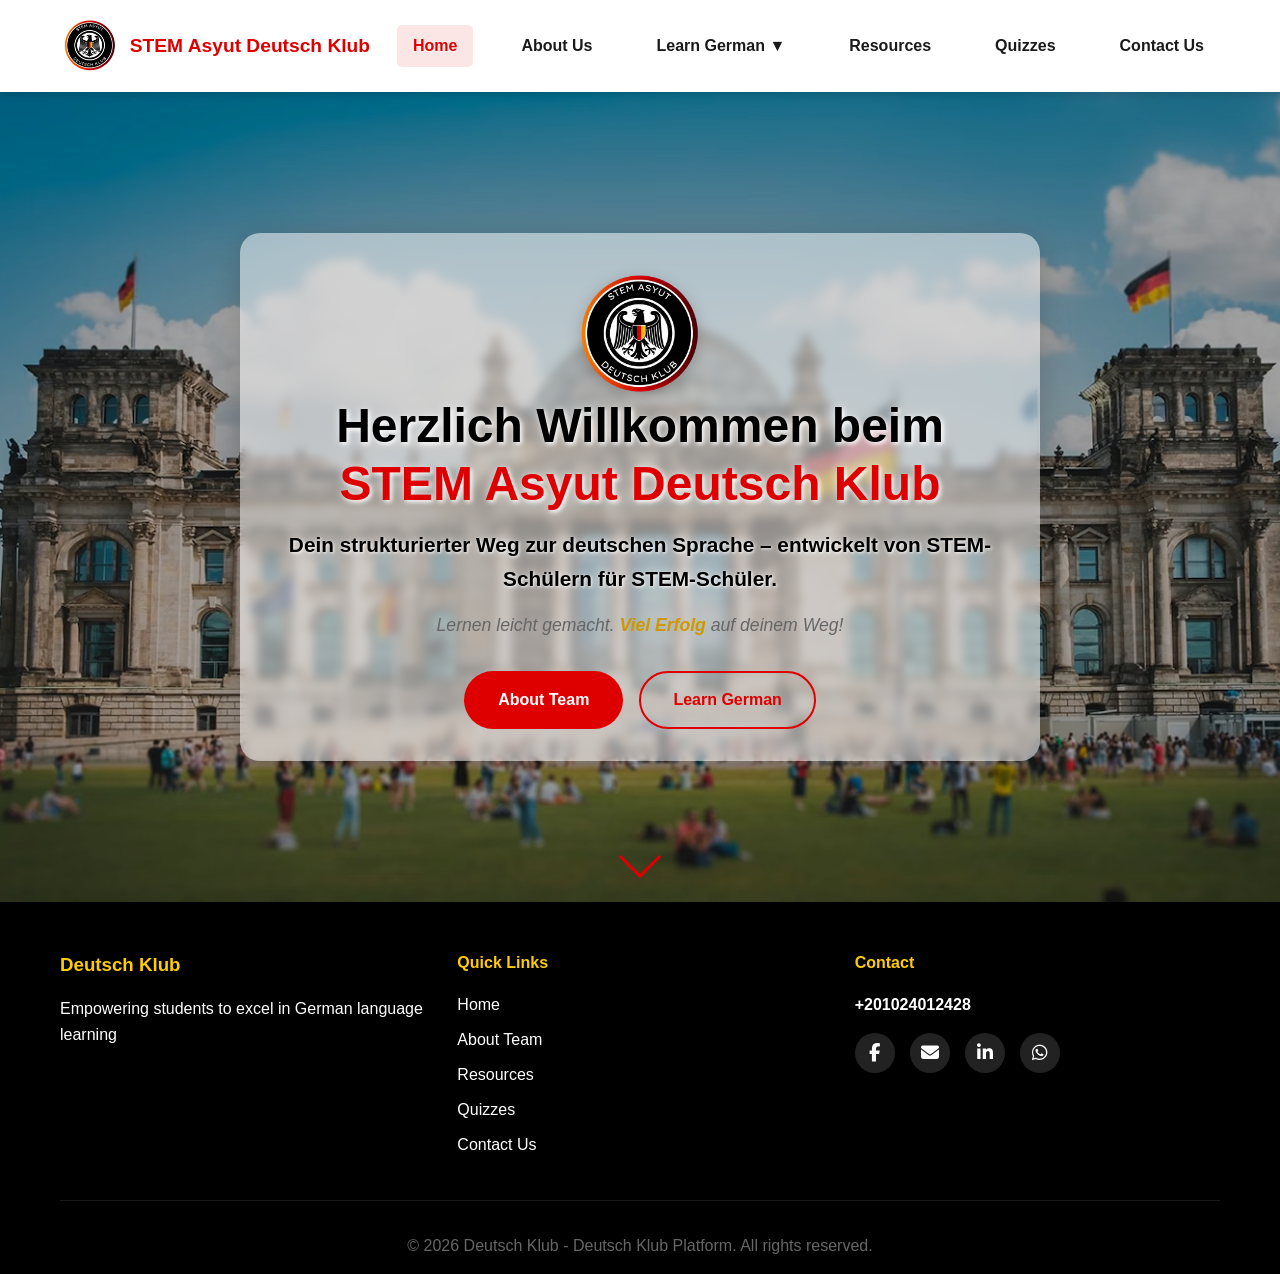
<file: index.html>
<!DOCTYPE html>
<html lang="en">
<head>
    <meta charset="UTF-8">
    <meta name="viewport" content="width=device-width, initial-scale=1.0">
    <title>Deutsch Klub - Deutsch Klub Platform</title>
    <link rel="stylesheet" href="css/style.css">
    <link rel="icon" type="image/png" href="images/Logo.png">
    <link rel="stylesheet" href="https://cdnjs.cloudflare.com/ajax/libs/font-awesome/6.5.0/css/all.min.css">

</head>
<body>
    <!-- Navigation Bar -->
    <nav class="navbar">
        <div class="nav-container">
            <div class="nav-logo">
                <img src="images/Logo.png" alt="Deutsch Klub Logo" class="logo-img">
                <span class="logo-text">STEM Asyut Deutsch Klub</span>
            </div>
            <ul class="nav-menu" id="navMenu">
                <li class="nav-item">
                    <a href="index.html" class="nav-link active">Home</a>
                </li>
                <li class="nav-item">
                    <a href="pages/about.html" class="nav-link">About Us</a>
                </li>
                <li class="nav-item dropdown">
                    <a href="#" class="nav-link dropdown-toggle">Learn German ▼</a>
                    <ul class="dropdown-menu">
                        <li class="dropdown-item"><a class="dropdown-toggle-sub" href="pages/Materials.html">Materials</a></li>
                        <li class="dropdown-item">
                            <a href="#" class="dropdown-toggle-sub">G10 ▼</a>
                            <ul class="dropdown-submenu">
                                <li class="dropdown-item">
                                    <a href="pages/curriculum/g10/semester1/lektionen.html" class="dropdown-toggle-sub">Semester 1</a>
                                </li>
                                <li class="dropdown-item">
                                    <a href="pages/curriculum/g10/semester2/lektionen.html" class="dropdown-toggle-sub">Semester 2</a>
                                    
                                </li>
                            </ul>
                        </li>
                        <li class="dropdown-item">
                            <a href="#" class="dropdown-toggle-sub">G11 ▼</a>
                            <ul class="dropdown-submenu">
                                <li class="dropdown-item">
                                    <a href="pages/curriculum/g11/semester1/lektionen.html" class="dropdown-toggle-sub">Semester 1</a>
                                    
                                </li>
                                <li class="dropdown-item">
                                    <a href="pages/curriculum/g11/semester2/lektionen.html" class="dropdown-toggle-sub">Semester 2</a>
                                    
                                </li>
                            </ul>
                        </li>
                    </ul>
                </li>
                <li class="nav-item">
                    <a href="pages/resources.html" class="nav-link">Resources</a>
                </li>
                <li class="nav-item">
                    <a href="pages/test-banks.html" class="nav-link">Quizzes</a>
                </li>
                <li class="nav-item">
                    <a href="pages/contact.html" class="nav-link">Contact Us</a>
                </li>
            </ul>
            <div class="hamburger" id="hamburger">
                <span></span>
                <span></span>
                <span></span>
            </div>
        </div>
    </nav>

    <!-- Hero Section -->
    <section class="hero" id="hero">
        <div class="hero-background">
            <img src="images/Bg.png" alt="Background" class="bg-image">
            <div class="overlay"></div>
        </div>
        <div class="hero-content" >
            <div class="hero-logo">
                <img src="images/Logo.png" alt="Deutsch Klub Logo" class="hero-logo-img">
            </div>
            <!-- Herzlich Willkommen beim STEM Asyut Deutsch Klub -->
            <h1 class="hero-title">
                Herzlich Willkommen beim <span class="highlight">STEM Asyut Deutsch Klub</span> 
            </h1>
            <!-- Dein strukturierter Weg zur deutschen Sprache – entwickelt von STEM-Schülern für STEM-Schüler. -->
            <p class="hero-subtitle">
                Dein strukturierter Weg zur <strong>deutschen Sprache</strong> – entwickelt von STEM-Schülern für STEM-Schüler.
            </p> 
            <!-- Lernen leicht gemacht. Viel Erfolg auf deinem Weg! -->
            <p class="hero-message">
                Lernen leicht gemacht. <span class="gold-text">Viel Erfolg</span> auf deinem Weg!
            </p>
            <div class="hero-buttons">
                <a href="pages/about.html" class="btn btn-primary">About Team</a>
                <a href="pages/resources.html" class="btn btn-secondary">Learn German</a>
            </div>
        </div>
        <div class="scroll-indicator">
            <div class="scroll-arrow"></div>
        </div>
    </section>

    
    <!-- Footer -->
    <footer class="footer">
    <div class="container">
        <div class="footer-content">

            <!-- About -->
            <div class="footer-section">
                <h3>Deutsch Klub</h3>
                <p>Empowering students to excel in German language learning</p>
            </div>

            <!-- Quick Links -->
            <div class="footer-section">
                <h4>Quick Links</h4>
                <ul>
                    <li><a href="#">Home</a></li>
                    <li><a href="pages/about.html">About Team</a></li>
                    <li><a href="pages/resources.html">Resources</a></li>
                    <li><a href="pages/test-banks.html">Quizzes</a></li>
                    <li><a href="pages/contact.html">Contact Us</a></li>
                </ul>
            </div>

            <!-- Contact -->
            <div class="footer-section">
                <h4>Contact</h4>
                <p class="contact-number">+201024012428</p>

                <div class="social-icons">
                    <a href="https://www.facebook.com/profile.php?id=61564110370482" target="_blank">
                        <i class="fab fa-facebook-f"></i>
                    </a>

                    <a href="mailto:stemasyutdeutschklub@gmail.com" target="_blank">
                        <i class="fas fa-envelope"></i>
                    </a>

                    <a href="https://www.linkedin.com/company/stem-asyut-deutsch-klub/" target="_blank">
                        <i class="fab fa-linkedin-in"></i>
                    </a>

                    <a href="https://whatsapp.com/channel/0029VbBIB41ISTkC7JuaUb1q" target="_blank">
                        <i class="fab fa-whatsapp"></i>
                    </a>
                </div>
            </div>

        </div>

        <div class="footer-bottom">
            <p>&copy; 2026 Deutsch Klub - Deutsch Klub Platform. All rights reserved.</p>
        </div>
    </div>
</footer>


    <script src="js/main.js"></script>
</body>
</html>
</file>
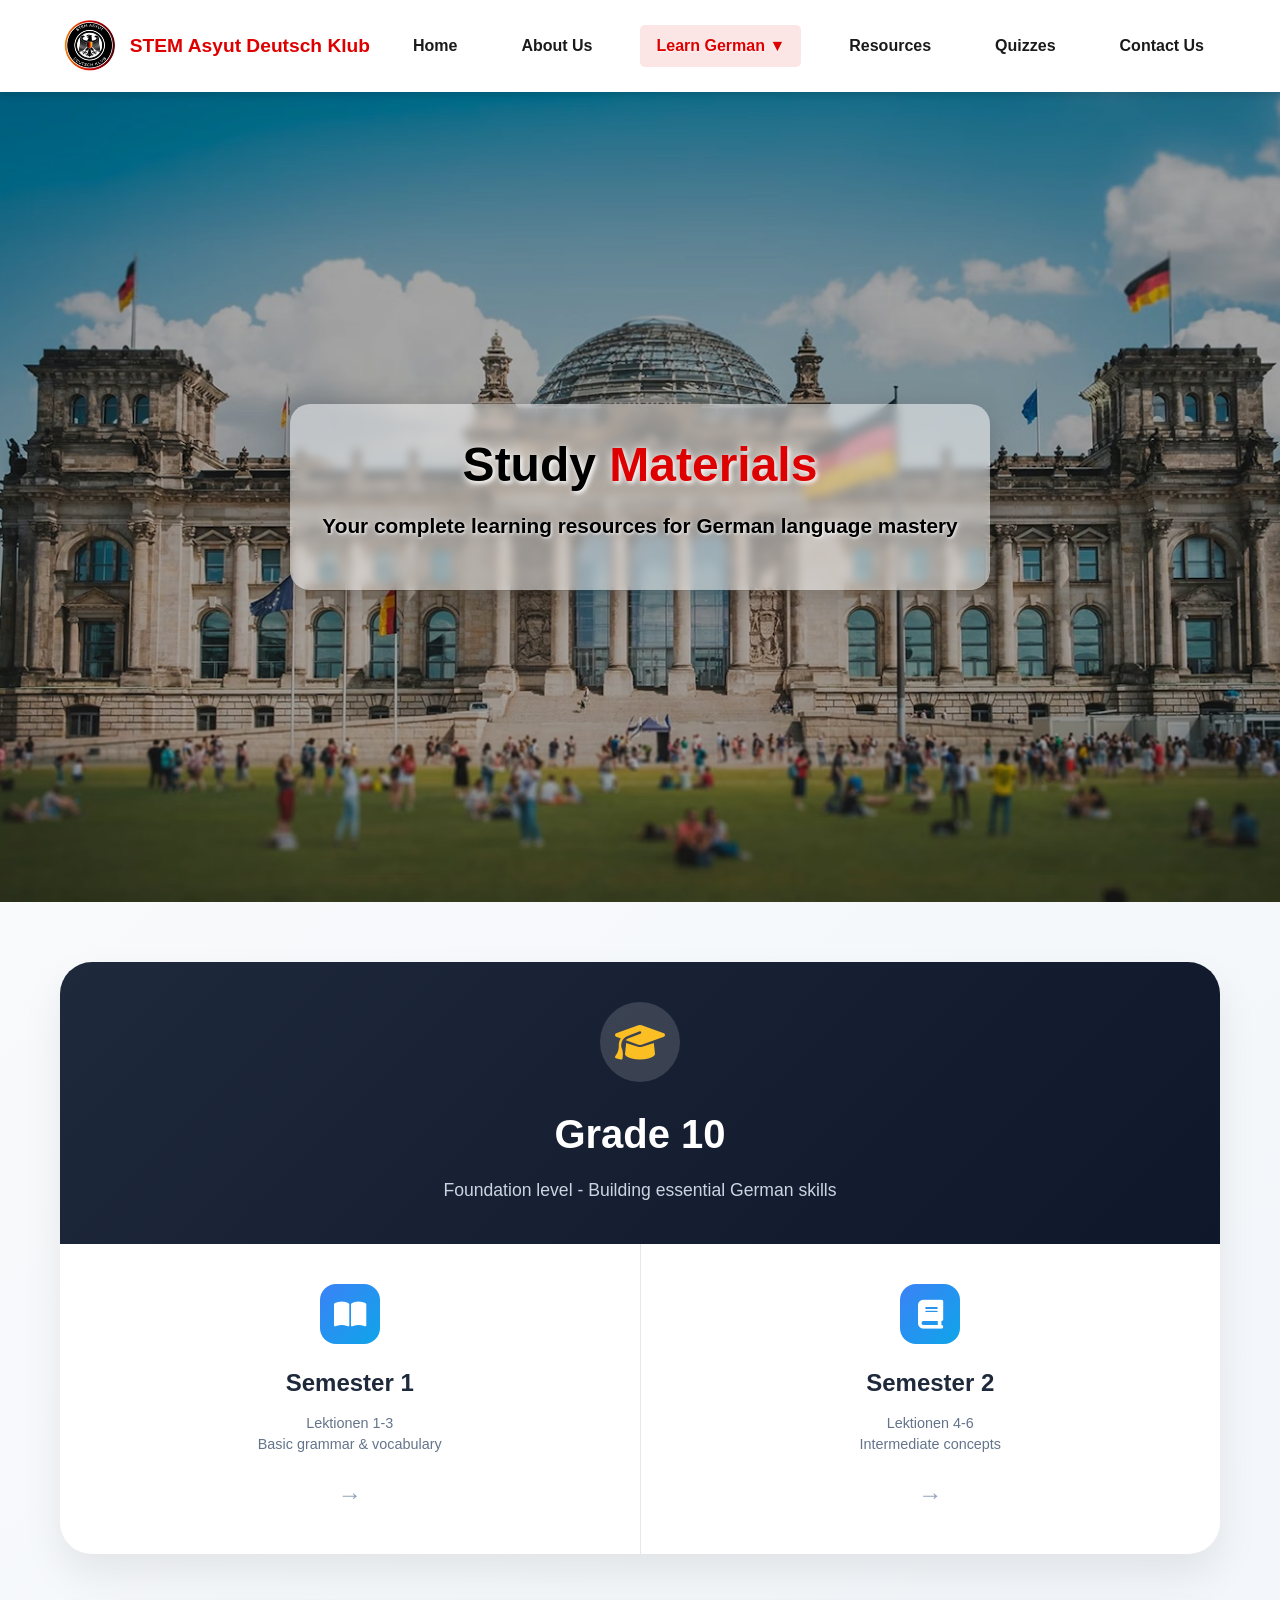
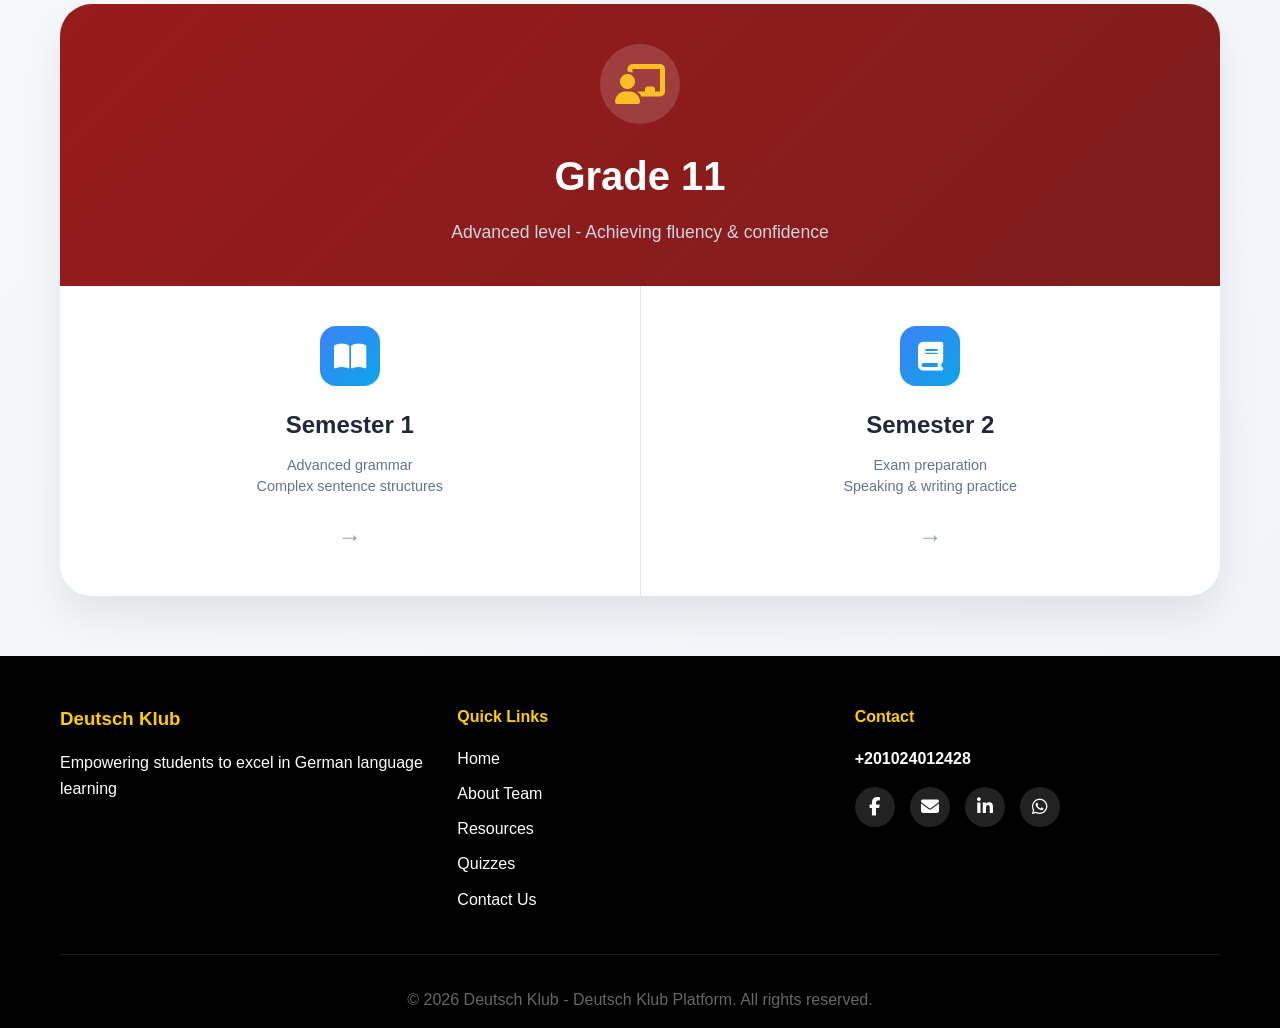
<file: pages/Materials.html>
<!DOCTYPE html>
<html lang="en">
<head>
    <meta charset="UTF-8">
    <meta name="viewport" content="width=device-width, initial-scale=1.0">
    <title>Materials - Deutsch Klub</title>
    <link rel="icon" type="image/png" href="../images/Logo.png">
    <link rel="stylesheet" href="../css/style.css">
    <link rel="stylesheet" href="../css/materials.css">
    <link rel="stylesheet" href="https://cdnjs.cloudflare.com/ajax/libs/font-awesome/6.5.0/css/all.min.css">
</head>
<body>
    <!-- Navbar -->
    <nav class="navbar">
        <div class="nav-container">
            <div class="nav-logo">
                <img src="../images/Logo.png" alt="Deutsch Klub Logo" class="logo-img">
                <span class="logo-text">STEM Asyut Deutsch Klub</span>
            </div>
            <ul class="nav-menu" id="navMenu">
                <li class="nav-item"><a href="../index.html" class="nav-link">Home</a></li>
                <li class="nav-item"><a href="about.html" class="nav-link">About Us</a></li>
                <li class="nav-item dropdown">
                    <a href="#" class="nav-link dropdown-toggle active">Learn German ▼</a>
                    <ul class="dropdown-menu">
                        <li class="dropdown-item"><a href="Materials.html" class="dropdown-toggle-sub active">Materials</a></li>
                        <li class="dropdown-item">
                            <a href="#" class="dropdown-toggle-sub">G10 ▼</a>
                            <ul class="dropdown-submenu">
                                <li class="dropdown-item"><a href="curriculum/g10/semester1/lektionen.html">Semester 1</a></li>
                                <li class="dropdown-item"><a href="curriculum/g10/semester2/lektionen.html">Semester 2</a></li>
                            </ul>
                        </li>
                        <li class="dropdown-item">
                            <a href="#" class="dropdown-toggle-sub">G11 ▼</a>
                            <ul class="dropdown-submenu">
                                <li class="dropdown-item"><a href="curriculum/g11/semester1/lektionen.html">Semester 1</a></li>
                                <li class="dropdown-item"><a href="curriculum/g11/semester2/lektionen.html">Semester 2</a></li>
                            </ul>
                        </li>
                    </ul>
                </li>
                <li class="nav-item"><a href="resources.html" class="nav-link">Resources</a></li>
                <li class="nav-item"><a href="test-banks.html" class="nav-link">Quizzes</a></li>
                <li class="nav-item"><a href="contact.html" class="nav-link">Contact Us</a></li>
            </ul>
            <div class="hamburger" id="hamburger">
                <span></span><span></span><span></span>
            </div>
        </div>
    </nav>

    <!-- Hero Section -->
    <section class="hero">
        <div class="hero-background">
            <img src="../images/Bg.png" alt="Background" class="bg-image">
            <div class="overlay"></div>
        </div>
        <div class="hero-content">
            <h1 class="hero-title">Study <span class="highlight">Materials</span></h1>
            <p class="hero-subtitle">Your complete learning resources for German language mastery</p>
        </div>
    </section>

    <!-- Materials Grid Section -->
    <section class="materials-section">
        <div class="materials-container">
            
            <!-- Grade 10 Card -->
            <div class="grade-card grade-10">
                <div class="grade-header">
                    <div class="grade-icon">
                        <i class="fas fa-graduation-cap"></i>
                    </div>
                    <h2 class="grade-title">Grade 10</h2>
                    <p class="grade-description">Foundation level - Building essential German skills</p>
                </div>
                <div class="semester-grid">
                    <a href="curriculum/g10/semester1/lektionen.html" class="semester-card">
                        <div class="semester-icon">
                            <i class="fas fa-book-open"></i>
                        </div>
                        <h3>Semester 1</h3>
                        <p>Lektionen 1-3<br>Basic grammar & vocabulary</p>
                        <span class="arrow-btn">→</span>
                    </a>
                    <a href="curriculum/g10/semester2/lektionen.html" class="semester-card">
                        <div class="semester-icon">
                            <i class="fas fa-book"></i>
                        </div>
                        <h3>Semester 2</h3>
                        <p>Lektionen 4-6<br>Intermediate concepts</p>
                        <span class="arrow-btn">→</span>
                    </a>
                </div>
            </div>

            <!-- Grade 11 Card -->
            <div class="grade-card grade-11">
                <div class="grade-header">
                    <div class="grade-icon">
                        <i class="fas fa-chalkboard-user"></i>
                    </div>
                    <h2 class="grade-title">Grade 11</h2>
                    <p class="grade-description">Advanced level - Achieving fluency & confidence</p>
                </div>
                <div class="semester-grid">
                    <a href="curriculum/g11/semester1/lektionen.html" class="semester-card">
                        <div class="semester-icon">
                            <i class="fas fa-book-open"></i>
                        </div>
                        <h3>Semester 1</h3>
                        <p>Advanced grammar<br>Complex sentence structures</p>
                        <span class="arrow-btn">→</span>
                    </a>
                    <a href="curriculum/g11/semester2/lektionen.html" class="semester-card">
                        <div class="semester-icon">
                            <i class="fas fa-book"></i>
                        </div>
                        <h3>Semester 2</h3>
                        <p>Exam preparation<br>Speaking & writing practice</p>
                        <span class="arrow-btn">→</span>
                    </a>
                </div>
            </div>

            <!-- Extras Section
            <div class="extras-card">
                <div class="extras-header">
                    <div class="extras-icon">
                        <i class="fas fa-layer-group"></i>
                    </div>
                    <h2>Additional Resources</h2>
                    <p>Complementary materials for all levels</p>
                </div>
                <div class="extras-grid">
                    <a href="test-banks.html" class="extra-link">
                        <i class="fas fa-question-circle"></i>
                        <span>Test Banks</span>
                        <i class="fas fa-chevron-right"></i>
                    </a>
                    <a href="resources.html" class="extra-link">
                        <i class="fas fa-external-link-alt"></i>
                        <span>External Resources</span>
                        <i class="fas fa-chevron-right"></i>
                    </a>
                    <a href="#" class="extra-link">
                        <i class="fas fa-file-alt"></i>
                        <span>Study Guides</span>
                        <i class="fas fa-chevron-right"></i>
                    </a>
                    <a href="#" class="extra-link">
                        <i class="fas fa-history"></i>
                        <span>Old Exams</span>
                        <i class="fas fa-chevron-right"></i>
                    </a>
                </div>
            </div> -->

        </div>
    </section>

    <!-- Footer -->
    <footer class="footer">
        <div class="container">
            <div class="footer-content">
                <div class="footer-section">
                    <h3>Deutsch Klub</h3>
                    <p>Empowering students to excel in German language learning</p>
                </div>
                <div class="footer-section">
                    <h4>Quick Links</h4>
                    <ul>
                        <li><a href="../index.html">Home</a></li>
                        <li><a href="about.html">About Team</a></li>
                        <li><a href="resources.html">Resources</a></li>
                        <li><a href="test-banks.html">Quizzes</a></li>
                        <li><a href="contact.html">Contact Us</a></li>
                    </ul>
                </div>
                <div class="footer-section">
                    <h4>Contact</h4>
                    <p class="contact-number">+201024012428</p>
                    <div class="social-icons">
                        <a href="https://www.facebook.com/profile.php?id=61564110370482" target="_blank"><i class="fab fa-facebook-f"></i></a>
                        <a href="mailto:stemasyutdeutschklub@gmail.com" target="_blank"><i class="fas fa-envelope"></i></a>
                        <a href="https://www.linkedin.com/company/stem-asyut-deutsch-klub/" target="_blank"><i class="fab fa-linkedin-in"></i></a>
                        <a href="https://whatsapp.com/channel/0029VbBIB41ISTkC7JuaUb1q" target="_blank"><i class="fab fa-whatsapp"></i></a>
                    </div>
                </div>
            </div>
            <div class="footer-bottom">
                <p>&copy; 2026 Deutsch Klub - Deutsch Klub Platform. All rights reserved.</p>
            </div>
        </div>
    </footer>

    <script src="../js/main.js"></script>
    <script src="../js/materials.js"></script>
</body>
</html>
</file>
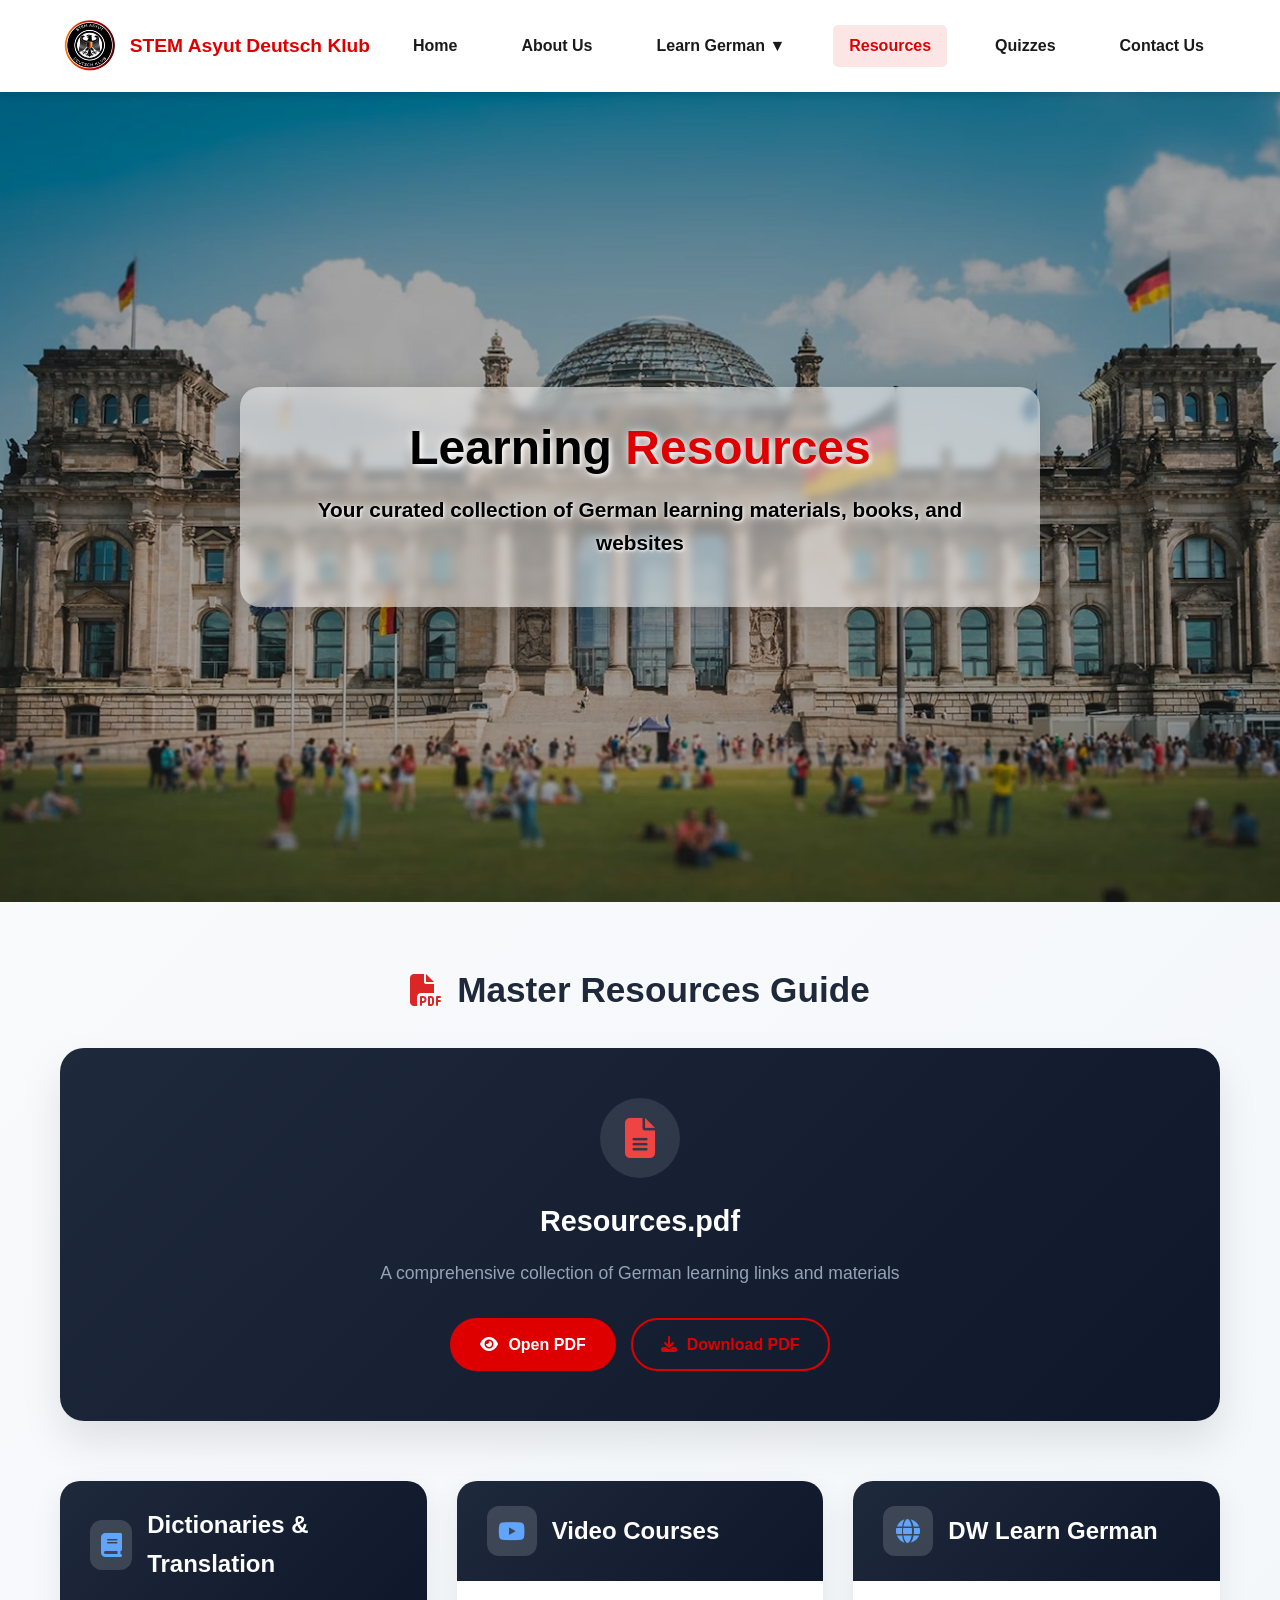
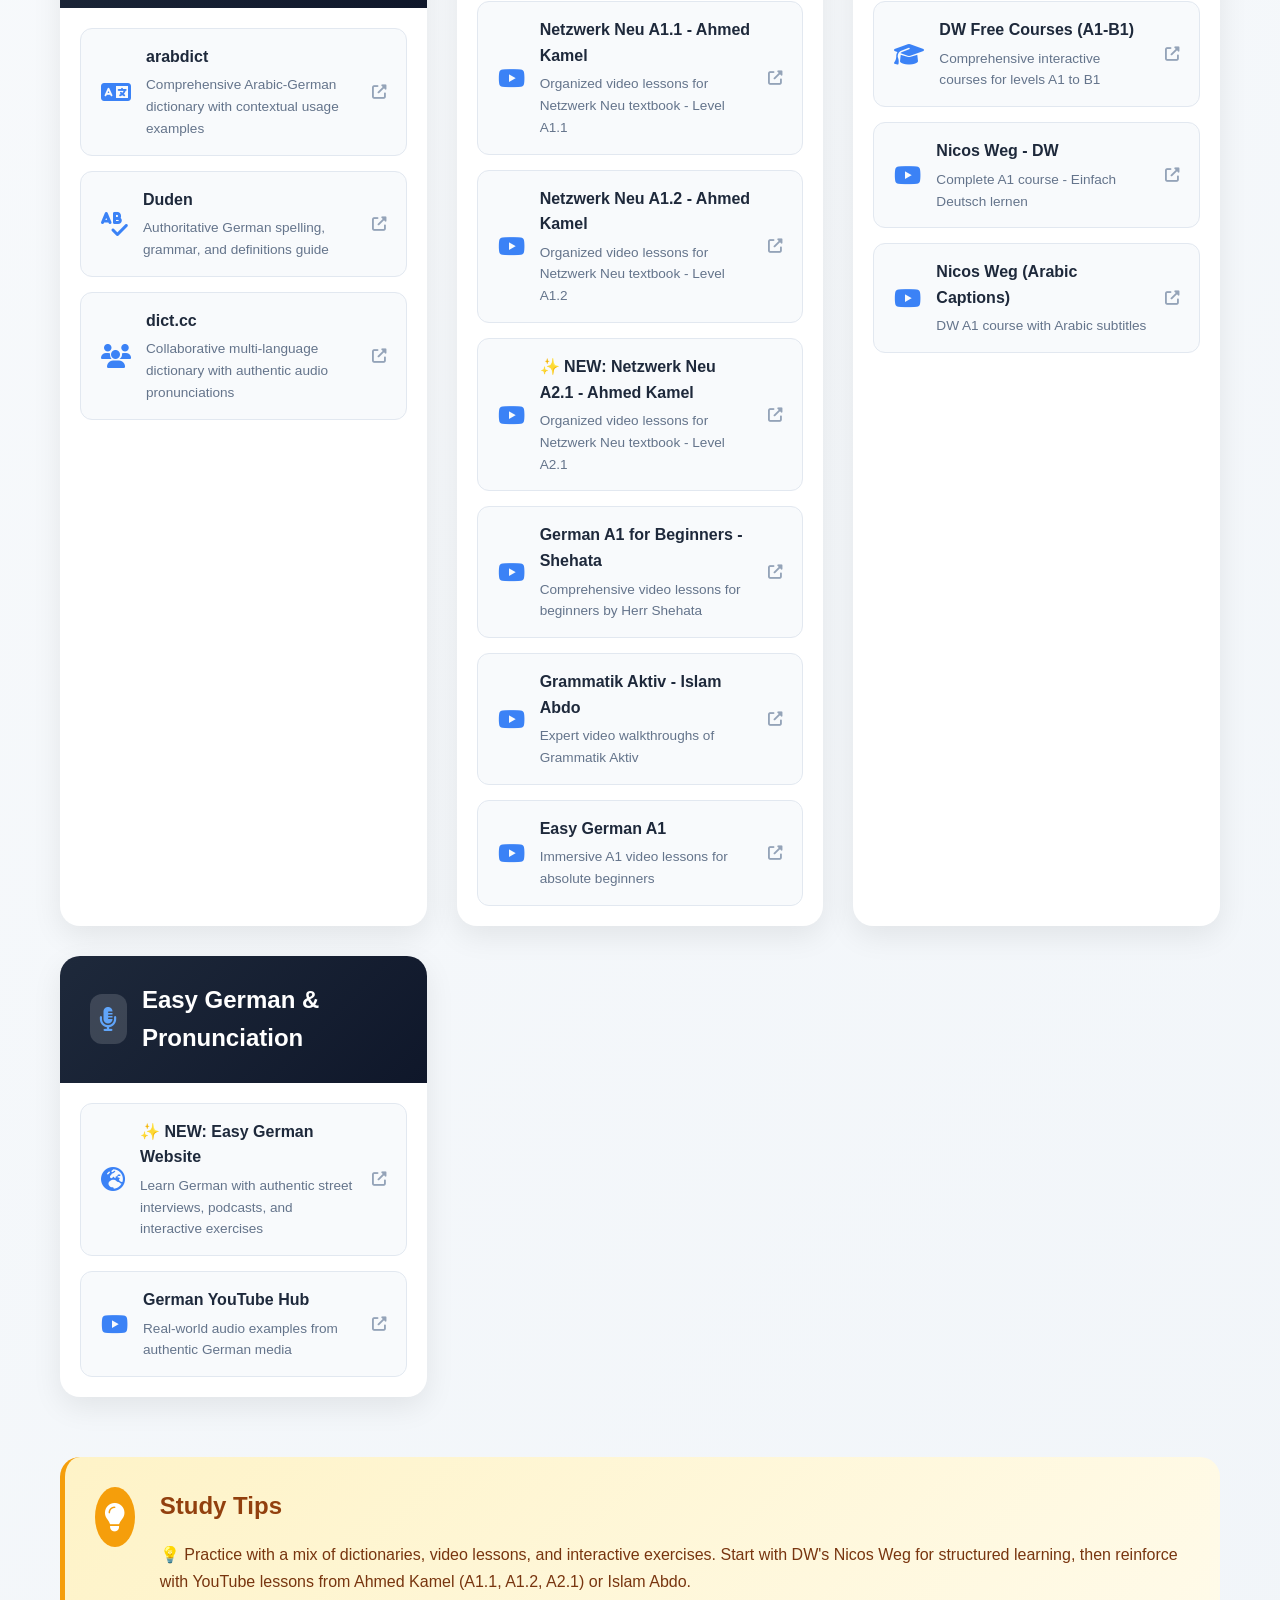
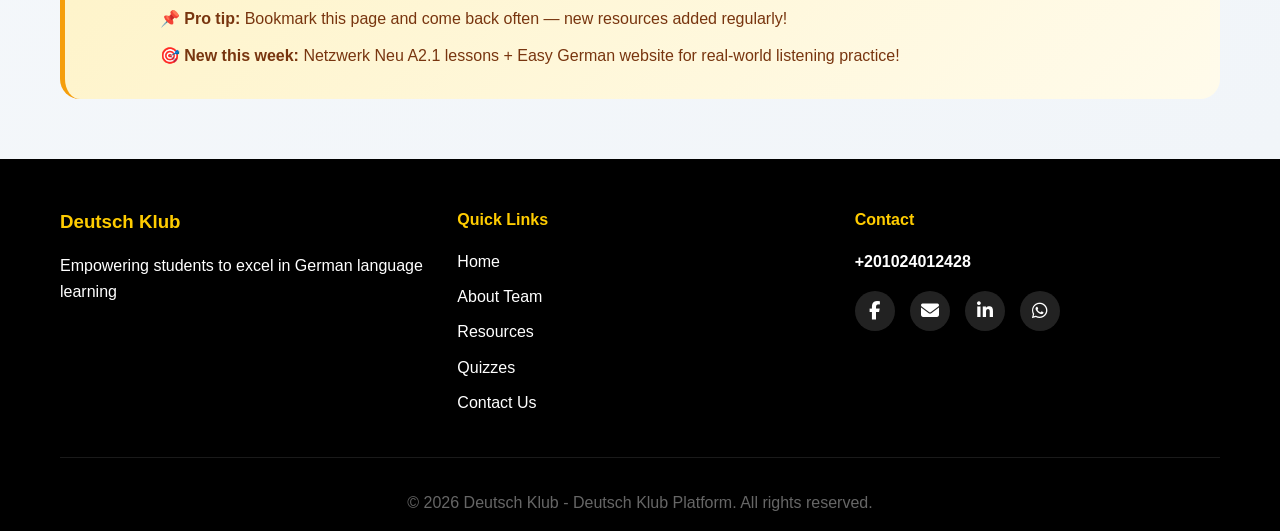
<file: pages/resources.html>
<!DOCTYPE html>
<html lang="en">
<head>
    <meta charset="UTF-8">
    <meta name="viewport" content="width=device-width, initial-scale=1.0">
    <title>Resources - Deutsch Klub</title>
    <link rel="stylesheet" href="../css/style.css">
    <link rel="stylesheet" href="../css/resources.css">
    <link rel="icon" type="image/png" href="../images/Logo.png">
    <link rel="stylesheet" href="https://cdnjs.cloudflare.com/ajax/libs/font-awesome/6.5.0/css/all.min.css">
</head>
<body>
    <!-- Navbar -->
    <nav class="navbar">
        <div class="nav-container">
            <div class="nav-logo">
                <img src="../images/Logo.png" alt="Deutsch Klub Logo" class="logo-img">
                <span class="logo-text">STEM Asyut Deutsch Klub</span>
            </div>
            <ul class="nav-menu" id="navMenu">
                <li class="nav-item"><a href="../index.html" class="nav-link">Home</a></li>
                <li class="nav-item"><a href="about.html" class="nav-link">About Us</a></li>
                <li class="nav-item dropdown">
                    <a href="#" class="nav-link dropdown-toggle">Learn German ▼</a>
                    <ul class="dropdown-menu">
                        <li class="dropdown-item"><a href="Materials.html" class="dropdown-toggle-sub">Materials</a></li>
                        <li class="dropdown-item">
                            <a href="#" class="dropdown-toggle-sub">G10 ▼</a>
                            <ul class="dropdown-submenu">
                                <li class="dropdown-item"><a href="curriculum/g10/semester1/lektionen.html">Semester 1</a></li>
                                <li class="dropdown-item"><a href="curriculum/g10/semester2/lektionen.html">Semester 2</a></li>
                            </ul>
                        </li>
                        <li class="dropdown-item">
                            <a href="#" class="dropdown-toggle-sub">G11 ▼</a>
                            <ul class="dropdown-submenu">
                                <li class="dropdown-item"><a href="curriculum/g11/semester1/lektionen.html">Semester 1</a></li>
                                <li class="dropdown-item"><a href="curriculum/g11/semester2/lektionen.html">Semester 2</a></li>
                            </ul>
                        </li>
                    </ul>
                </li>
                <li class="nav-item"><a href="resources.html" class="nav-link active">Resources</a></li>
                <li class="nav-item"><a href="test-banks.html" class="nav-link">Quizzes</a></li>
                <li class="nav-item"><a href="contact.html" class="nav-link">Contact Us</a></li>
            </ul>
            <div class="hamburger" id="hamburger">
                <span></span><span></span><span></span>
            </div>
        </div>
    </nav>

    <!-- Hero Section -->
    <section class="hero">
        <div class="hero-background">
            <img src="../images/Bg.png" alt="Background" class="bg-image">
            <div class="overlay"></div>
        </div>
        <div class="hero-content">
            <h1 class="hero-title">Learning <span class="highlight">Resources</span></h1>
            <p class="hero-subtitle">Your curated collection of German learning materials, books, and websites</p>
        </div>
    </section>

    <!-- Resources Section -->
    <section class="resources-section">
        <div class="resources-container">
            
            <!-- PDF Viewer Section -->
            <div class="pdf-viewer-wrapper">
                <h2 class="section-title">
                    <i class="fas fa-file-pdf"></i>
                    Master Resources Guide
                </h2>
                <div class="pdf-container">
                    <div class="pdf-placeholder">
                        <div class="pdf-icon">
                            <i class="fas fa-file-alt"></i>
                        </div>
                        <h3>Resources.pdf</h3>
                        <p>A comprehensive collection of German learning links and materials</p>
                        <div class="pdf-buttons">
                            <a href="Resources.pdf" target="_blank" class="btn btn-primary">
                                <i class="fas fa-eye"></i> Open PDF
                            </a>
                            <a href="Resources.pdf" download class="btn btn-secondary">
                                <i class="fas fa-download"></i> Download PDF
                            </a>
                        </div>
                    </div>
                </div>
            </div>

            <!-- Resources Categories -->
            <div class="resources-categories">
                
                <!-- Dictionaries & Translation -->
                <div class="category-card">
                    <div class="category-header">
                        <div class="category-icon">
                            <i class="fas fa-book"></i>
                        </div>
                        <h2>Dictionaries & Translation</h2>
                    </div>
                    <div class="category-links">
                        <a href="https://www.arabdict.com" target="_blank" class="resource-link">
                            <i class="fas fa-language"></i>
                            <div class="link-info">
                                <h4>arabdict</h4>
                                <p>Comprehensive Arabic-German dictionary with contextual usage examples</p>
                            </div>
                            <i class="fas fa-external-link-alt link-arrow"></i>
                        </a>
                        <a href="https://www.duden.de" target="_blank" class="resource-link">
                            <i class="fas fa-spell-check"></i>
                            <div class="link-info">
                                <h4>Duden</h4>
                                <p>Authoritative German spelling, grammar, and definitions guide</p>
                            </div>
                            <i class="fas fa-external-link-alt link-arrow"></i>
                        </a>
                        <a href="https://www.dict.cc" target="_blank" class="resource-link">
                            <i class="fas fa-users"></i>
                            <div class="link-info">
                                <h4>dict.cc</h4>
                                <p>Collaborative multi-language dictionary with authentic audio pronunciations</p>
                            </div>
                            <i class="fas fa-external-link-alt link-arrow"></i>
                        </a>
                    </div>
                </div>

                <!-- Video Courses -->
                <div class="category-card">
                    <div class="category-header">
                        <div class="category-icon">
                            <i class="fab fa-youtube"></i>
                        </div>
                        <h2>Video Courses</h2>
                    </div>
                    <div class="category-links">
                        <a href="https://youtube.com/playlist?list=PLZNzFcs0O9e9MCWbiu6HkP5UF9QiR3TpN&si=xSx1UNM4hvDiXSW6" target="_blank" class="resource-link">
                            <i class="fab fa-youtube"></i>
                            <div class="link-info">
                                <h4>Netzwerk Neu A1.1 - Ahmed Kamel</h4>
                                <p>Organized video lessons for Netzwerk Neu textbook - Level A1.1</p>
                            </div>
                            <i class="fas fa-external-link-alt link-arrow"></i>
                        </a>
                        <a href="https://youtube.com/playlist?list=PLZNzFcs0O9e8AU9iXVLcpbDfNk1w1wClr&si=MU-iyY99PJ6eDiCi" target="_blank" class="resource-link">
                            <i class="fab fa-youtube"></i>
                            <div class="link-info">
                                <h4>Netzwerk Neu A1.2 - Ahmed Kamel</h4>
                                <p>Organized video lessons for Netzwerk Neu textbook - Level A1.2</p>
                            </div>
                            <i class="fas fa-external-link-alt link-arrow"></i>
                        </a>
                        <a href="https://youtube.com/playlist?list=PLZNZfCs0O9e_-NmG2cYBPj7yeT_Kdqtg0&si=Pj8mq7NrmNqROXce" target="_blank" class="resource-link">
                            <i class="fab fa-youtube"></i>
                            <div class="link-info">
                                <h4>✨ NEW: Netzwerk Neu A2.1 - Ahmed Kamel</h4>
                                <p>Organized video lessons for Netzwerk Neu textbook - Level A2.1</p>
                            </div>
                            <i class="fas fa-external-link-alt link-arrow"></i>
                        </a>
                        <a href="https://youtube.com/playlist?list=PLOLEcgfCxrf-aFPd2gnBsHfA066Ka0M&si=lx07OL09Cyecjeto" target="_blank" class="resource-link">
                            <i class="fab fa-youtube"></i>
                            <div class="link-info">
                                <h4>German A1 for Beginners - Shehata</h4>
                                <p>Comprehensive video lessons for beginners by Herr Shehata</p>
                            </div>
                            <i class="fas fa-external-link-alt link-arrow"></i>
                        </a>
                        <a href="https://youtube.com/playlist?list=PLscd3fQmpgeXwP-bIZdm7qZpAoGtA79H0&si=abpZobwS3ps4cuHb" target="_blank" class="resource-link">
                            <i class="fab fa-youtube"></i>
                            <div class="link-info">
                                <h4>Grammatik Aktiv - Islam Abdo</h4>
                                <p>Expert video walkthroughs of Grammatik Aktiv</p>
                            </div>
                            <i class="fas fa-external-link-alt link-arrow"></i>
                        </a>
                        <a href="https://youtube.com/playlist?list=PLk1fiOl39-50kWobutO8NVFzbcw9PHtbbg&si=Bd_DSf6yTtJgnSz" target="_blank" class="resource-link">
                            <i class="fab fa-youtube"></i>
                            <div class="link-info">
                                <h4>Easy German A1</h4>
                                <p>Immersive A1 video lessons for absolute beginners</p>
                            </div>
                            <i class="fas fa-external-link-alt link-arrow"></i>
                        </a>
                    </div>
                </div>

                <!-- DW Learn German -->
                <div class="category-card">
                    <div class="category-header">
                        <div class="category-icon">
                            <i class="fas fa-globe"></i>
                        </div>
                        <h2>DW Learn German</h2>
                    </div>
                    <div class="category-links">
                        <a href="https://learngerman.dw.com/en/learn-german/s-9528" target="_blank" class="resource-link">
                            <i class="fas fa-graduation-cap"></i>
                            <div class="link-info">
                                <h4>DW Free Courses (A1-B1)</h4>
                                <p>Comprehensive interactive courses for levels A1 to B1</p>
                            </div>
                            <i class="fas fa-external-link-alt link-arrow"></i>
                        </a>
                        <a href="https://youtube.com/playlist?list=PLs7zUO7VPyJ6eoN6SmB1UcwwPUagK87ix&si=OlqhXB95G2xmWpDx" target="_blank" class="resource-link">
                            <i class="fab fa-youtube"></i>
                            <div class="link-info">
                                <h4>Nicos Weg - DW</h4>
                                <p>Complete A1 course - Einfach Deutsch lernen</p>
                            </div>
                            <i class="fas fa-external-link-alt link-arrow"></i>
                        </a>
                        <a href="https://youtu.be/4iral6VBjNo?si=u19wr-SVRxMEDBcd" target="_blank" class="resource-link">
                            <i class="fab fa-youtube"></i>
                            <div class="link-info">
                                <h4>Nicos Weg (Arabic Captions)</h4>
                                <p>DW A1 course with Arabic subtitles</p>
                            </div>
                            <i class="fas fa-external-link-alt link-arrow"></i>
                        </a>
                    </div>
                </div>

                <!-- Easy German & Pronunciation -->
                <div class="category-card">
                    <div class="category-header">
                        <div class="category-icon">
                            <i class="fas fa-microphone-alt"></i>
                        </div>
                        <h2>Easy German & Pronunciation</h2>
                    </div>
                    <div class="category-links">
                        <a href="https://www.easygerman.org/" target="_blank" class="resource-link">
                            <i class="fas fa-globe-europe"></i>
                            <div class="link-info">
                                <h4>✨ NEW: Easy German Website</h4>
                                <p>Learn German with authentic street interviews, podcasts, and interactive exercises</p>
                            </div>
                            <i class="fas fa-external-link-alt link-arrow"></i>
                        </a>
                        <a href="https://youtube.com/german" target="_blank" class="resource-link">
                            <i class="fab fa-youtube"></i>
                            <div class="link-info">
                                <h4>German YouTube Hub</h4>
                                <p>Real-world audio examples from authentic German media</p>
                            </div>
                            <i class="fas fa-external-link-alt link-arrow"></i>
                        </a>
                    </div>
                </div>

            </div>

            <!-- Additional Tips -->
            <div class="tips-section">
                <div class="tips-card">
                    <div class="tips-icon">
                        <i class="fas fa-lightbulb"></i>
                    </div>
                    <div class="tips-content">
                        <h3>Study Tips</h3>
                        <p>💡 Practice with a mix of dictionaries, video lessons, and interactive exercises. Start with DW's Nicos Weg for structured learning, then reinforce with YouTube lessons from Ahmed Kamel (A1.1, A1.2, A2.1) or Islam Abdo.</p>
                        <p>📌 <strong>Pro tip:</strong> Bookmark this page and come back often — new resources added regularly!</p>
                        <p>🎯 <strong>New this week:</strong> Netzwerk Neu A2.1 lessons + Easy German website for real-world listening practice!</p>
                    </div>
                </div>
            </div>

        </div>
    </section>

    <!-- Footer -->
    <footer class="footer">
        <div class="container">
            <div class="footer-content">
                <div class="footer-section">
                    <h3>Deutsch Klub</h3>
                    <p>Empowering students to excel in German language learning</p>
                </div>
                <div class="footer-section">
                    <h4>Quick Links</h4>
                    <ul>
                        <li><a href="../index.html">Home</a></li>
                        <li><a href="about.html">About Team</a></li>
                        <li><a href="resources.html">Resources</a></li>
                        <li><a href="test-banks.html">Quizzes</a></li>
                        <li><a href="contact.html">Contact Us</a></li>
                    </ul>
                </div>
                <div class="footer-section">
                    <h4>Contact</h4>
                    <p class="contact-number">+201024012428</p>
                    <div class="social-icons">
                        <a href="https://www.facebook.com/profile.php?id=61564110370482" target="_blank"><i class="fab fa-facebook-f"></i></a>
                        <a href="mailto:stemasyutdeutschklub@gmail.com" target="_blank"><i class="fas fa-envelope"></i></a>
                        <a href="https://www.linkedin.com/company/stem-asyut-deutsch-klub/" target="_blank"><i class="fab fa-linkedin-in"></i></a>
                        <a href="https://whatsapp.com/channel/0029VbBIB41ISTkC7JuaUb1q" target="_blank"><i class="fab fa-whatsapp"></i></a>
                    </div>
                </div>
            </div>
            <div class="footer-bottom">
                <p>&copy; 2026 Deutsch Klub - Deutsch Klub Platform. All rights reserved.</p>
            </div>
        </div>
    </footer>

    <script src="../js/main.js"></script>
    <script src="../js/resources.js"></script>
</body>
</html>
</file>
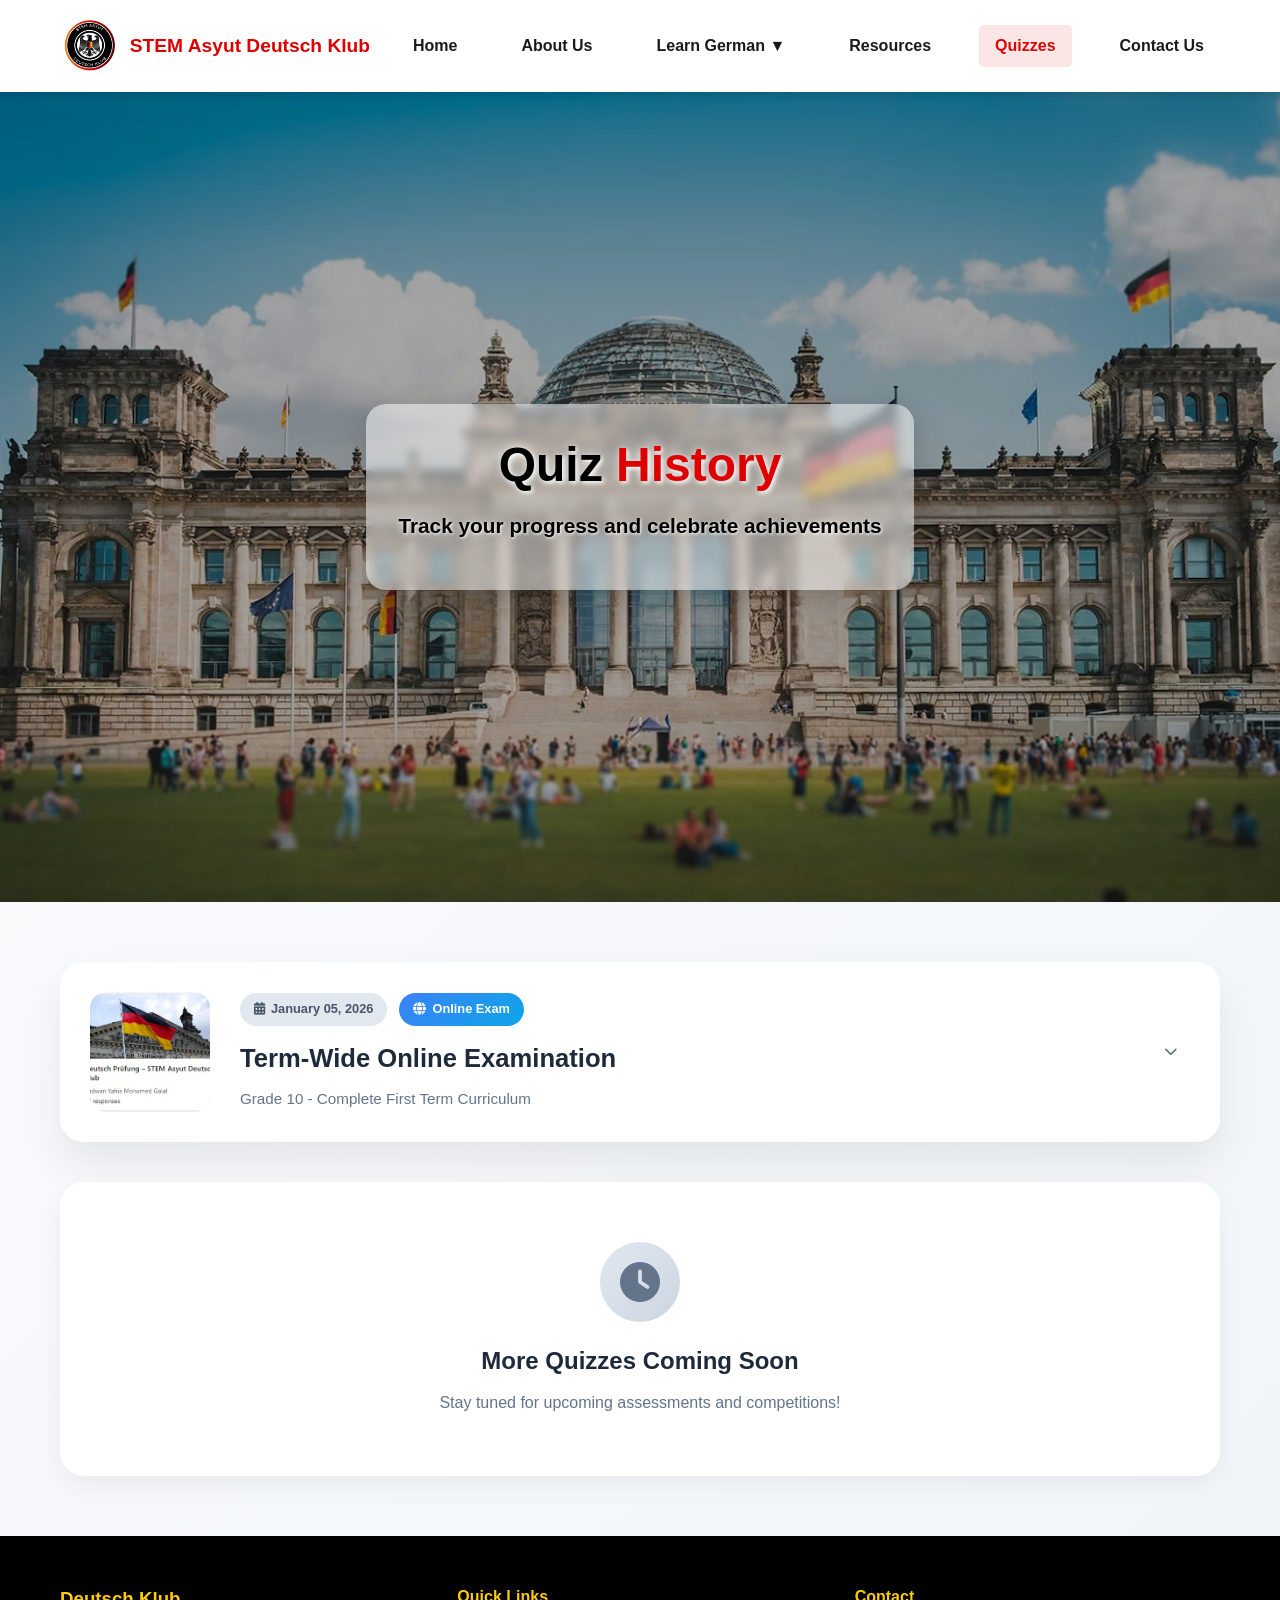
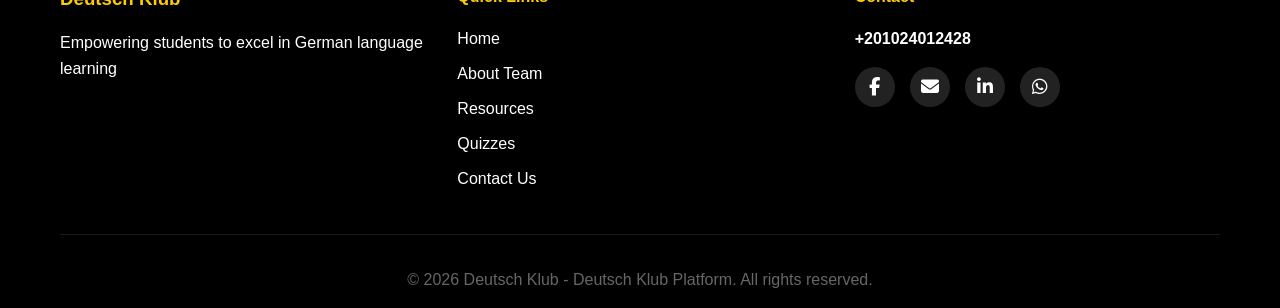
<file: pages/test-banks.html>
<!DOCTYPE html>
<html lang="en">
<head>
    <meta charset="UTF-8">
    <meta name="viewport" content="width=device-width, initial-scale=1.0">
    <title>Quiz History - Deutsch Klub</title>
    <link rel="stylesheet" href="../css/style.css">
    <link rel="stylesheet" href="../css/test-banks.css">
    <link rel="icon" type="image/png" href="../images/Logo.png">
    <link rel="stylesheet" href="https://cdnjs.cloudflare.com/ajax/libs/font-awesome/6.5.0/css/all.min.css">
</head>
<body>
    <!-- Navbar (نفس الكود القديم) -->
    <nav class="navbar">
        <div class="nav-container">
            <div class="nav-logo">
                <img src="../images/Logo.png" alt="Deutsch Klub Logo" class="logo-img">
                <span class="logo-text">STEM Asyut Deutsch Klub</span>
            </div>
            <ul class="nav-menu" id="navMenu">
                <li class="nav-item"><a href="../index.html" class="nav-link">Home</a></li>
                <li class="nav-item"><a href="about.html" class="nav-link">About Us</a></li>
                <li class="nav-item dropdown">
                    <a href="#" class="nav-link dropdown-toggle">Learn German ▼</a>
                    <ul class="dropdown-menu">
                        <li class="dropdown-item"><a href="Materials.html" class="dropdown-toggle-sub">Materials</a></li>
                        <li class="dropdown-item">
                            <a href="#" class="dropdown-toggle-sub">G10 ▼</a>
                            <ul class="dropdown-submenu">
                                <li class="dropdown-item"><a href="curriculum/g10/semester1/lektionen.html">Semester 1</a></li>
                                <li class="dropdown-item"><a href="curriculum/g10/semester2/lektionen.html">Semester 2</a></li>
                            </ul>
                        </li>
                        <li class="dropdown-item">
                            <a href="#" class="dropdown-toggle-sub">G11 ▼</a>
                            <ul class="dropdown-submenu">
                                <li class="dropdown-item"><a href="curriculum/g11/semester1/lektionen.html">Semester 1</a></li>
                                <li class="dropdown-item"><a href="curriculum/g11/semester2/lektionen.html">Semester 2</a></li>
                            </ul>
                        </li>
                    </ul>
                </li>
                <li class="nav-item"><a href="resources.html" class="nav-link">Resources</a></li>
                <li class="nav-item"><a href="test-banks.html" class="nav-link active">Quizzes</a></li>
                <li class="nav-item"><a href="contact.html" class="nav-link">Contact Us</a></li>
            </ul>
            <div class="hamburger" id="hamburger">
                <span></span><span></span><span></span>
            </div>
        </div>
    </nav>

    <!-- Hero Section -->
    <section class="hero">
        <div class="hero-background">
            <img src="../images/Bg.png" alt="Background" class="bg-image">
            <div class="overlay"></div>
        </div>
        <div class="hero-content">
            <h1 class="hero-title">Quiz <span class="highlight">History</span></h1>
            <p class="hero-subtitle">Track your progress and celebrate achievements</p>
        </div>
    </section>

    <!-- Quizzes Section -->
    <section class="quizzes-section">
        <div class="quizzes-container">
            
            <!-- Quiz Card: Term-Wide Online Examination -->
            <div class="quiz-card" id="quiz-term-wide">
                <div class="quiz-header">
                    <div class="quiz-image">
                        <img src="../images/Quiz.jpeg" alt="Term-Wide Online Examination">
                    </div>
                    <div class="quiz-info">
                        <div class="quiz-badge">
                            <span class="badge date-badge"><i class="fas fa-calendar-alt"></i> January 05, 2026</span>
                            <span class="badge type-badge"><i class="fas fa-globe"></i> Online Exam</span>
                        </div>
                        <h2 class="quiz-title">Term-Wide Online Examination</h2>
                        <p class="quiz-subtitle">Grade 10 - Complete First Term Curriculum</p>
                    </div>
                    <button class="toggle-details">
                        <i class="fas fa-chevron-down"></i>
                    </button>
                </div>
                
                <div class="quiz-details">
                    <!-- Stats Row -->
                    <div class="stats-row">
                        <div class="stat-card">
                            <i class="fas fa-users"></i>
                            <div class="stat-info">
                                <span class="stat-value">23</span>
                                <span class="stat-label">Participants</span>
                            </div>
                        </div>
                        <div class="stat-card">
                            <i class="fas fa-chart-line"></i>
                            <div class="stat-info">
                                <span class="stat-value">25.8 / 30</span>
                                <span class="stat-label">Average Score</span>
                            </div>
                        </div>
                        <div class="stat-card">
                            <i class="fas fa-clock"></i>
                            <div class="stat-info">
                                <span class="stat-value">27:44</span>
                                <span class="stat-label">Average Time</span>
                            </div>
                        </div>
                        <div class="stat-card">
                            <i class="fas fa-trophy"></i>
                            <div class="stat-info">
                                <span class="stat-value">9</span>
                                <span class="stat-label">Top Performers</span>
                            </div>
                        </div>
                    </div>

                    <!-- Description -->
                    <div class="description-box">
                        <h3><i class="fas fa-info-circle"></i> About the Exam</h3>
                        <p>The club administered a comprehensive online exam on January 5, 2026, testing the complete Grade 10 term curriculum. Designed to evaluate core skills under realistic conditions, the exam was taken by 23 students.</p>
                        <p>Participants demonstrated strong understanding, achieving an impressive average score of 26.3/30 with an average completion time of 27.44 minutes. Top performers were recognized with official certificates and prizes, highlighting the success of the term's learning program.</p>
                    </div>

                    <!-- Leaderboard -->
                    <div class="leaderboard-box">
                        <h3><i class="fas fa-trophy"></i> Top Performers</h3>
                        <div class="leaderboard-grid">
                            <div class="leaderboard-category gold">
                                <div class="category-header">
                                    <i class="fas fa-crown"></i>
                                    <h4>First Place</h4>
                                </div>
                                <ul class="winner-list">
                                    <li>🏆 Magdy Mohammed Mahmoud Mostafa</li>
                                    <li>🏆 Demiana Hany Samir</li>
                                    <li>🏆 Mariam Shenoda</li>
                                </ul>
                            </div>
                            <div class="leaderboard-category silver">
                                <div class="category-header">
                                    <i class="fas fa-medal"></i>
                                    <h4>Second Place</h4>
                                </div>
                                <ul class="winner-list">
                                    <li>🥈 Nada Sameh Sayed</li>
                                    <li>🥈 Rawan Mohamed Ali</li>
                                </ul>
                            </div>
                            <div class="leaderboard-category bronze">
                                <div class="category-header">
                                    <i class="fas fa-medal"></i>
                                    <h4>Third Place</h4>
                                </div>
                                <ul class="winner-list">
                                    <li>🥉 Sondos Ali Abdallah</li>
                                    <li>🥉 omnia Rageb</li>
                                    <li>🥉 Yasmine Mohamed Ibrahim</li>
                                    <li>🥉 Marwan Mohamed</li>
                                </ul>
                            </div>
                        </div>
                    </div>

                    <!-- Certificates (Folder View) -->
                    <div class="certificates-box">
                        <h3><i class="fas fa-certificate"></i> Certificates</h3>
                        <p class="certificates-note">🎓 9 certificates were awarded to top performers</p>
                        
                        <!-- Google Drive Folder Embed -->
                        <div class="folder-embed">
                            <iframe src="https://drive.google.com/embeddedfolderview?id=1ptJxrImQt0Ow97rMrpy3lIaok-kzohJ3#grid" width="100%" height="400" style="border:0; border-radius: 16px;"></iframe>
                        </div>
                        <div style="text-align: center; margin-top: 20px;">
                            <a href="https://drive.google.com/drive/folders/1ptJxrImQt0Ow97rMrpy3lIaok-kzohJ3" target="_blank" class="btn btn-secondary">
                                <i class="fab fa-google-drive"></i> Open Certificates Folder
                            </a>
                        </div>
                    </div>

                    <!-- Full Analysis Link -->
                    <div class="analysis-link">
                        <a href="https://forms.office.com/Pages/AnalysisPage.aspx?AnalyzerToken=8jTa6AMpSHj2GgAJ7ZzhoGHErZoHLUDG&id=MueKh8VZ40CNSZHnmIvM_czKrAwWvhpMm8hjuJG-iuRUMUc3NVpMMDE2S0dTTEwwUkdIS0hGU0NCTy4u" target="_blank" class="btn btn-primary">
                            <i class="fas fa-chart-bar"></i> View Full Analysis
                        </a>
                    </div>
                </div>
            </div>

            <!-- Future Quizzes -->
            <div class="future-quizzes">
                <div class="future-icon">
                    <i class="fas fa-clock"></i>
                </div>
                <h3>More Quizzes Coming Soon</h3>
                <p>Stay tuned for upcoming assessments and competitions!</p>
            </div>

        </div>
    </section>

    <!-- Footer -->
    <footer class="footer">
        <div class="container">
            <div class="footer-content">
                <div class="footer-section">
                    <h3>Deutsch Klub</h3>
                    <p>Empowering students to excel in German language learning</p>
                </div>
                <div class="footer-section">
                    <h4>Quick Links</h4>
                    <ul>
                        <li><a href="../index.html">Home</a></li>
                        <li><a href="about.html">About Team</a></li>
                        <li><a href="resources.html">Resources</a></li>
                        <li><a href="test-banks.html">Quizzes</a></li>
                        <li><a href="contact.html">Contact Us</a></li>
                    </ul>
                </div>
                <div class="footer-section">
                    <h4>Contact</h4>
                    <p class="contact-number">+201024012428</p>
                    <div class="social-icons">
                        <a href="https://www.facebook.com/profile.php?id=61564110370482" target="_blank"><i class="fab fa-facebook-f"></i></a>
                        <a href="mailto:stemasyutdeutschklub@gmail.com" target="_blank"><i class="fas fa-envelope"></i></a>
                        <a href="https://www.linkedin.com/company/stem-asyut-deutsch-klub/" target="_blank"><i class="fab fa-linkedin-in"></i></a>
                        <a href="https://whatsapp.com/channel/0029VbBIB41ISTkC7JuaUb1q" target="_blank"><i class="fab fa-whatsapp"></i></a>
                    </div>
                </div>
            </div>
            <div class="footer-bottom">
                <p>&copy; 2026 Deutsch Klub - Deutsch Klub Platform. All rights reserved.</p>
            </div>
        </div>
    </footer>

    <script src="../js/main.js"></script>
    <script src="../js/test-banks.js"></script>
</body>
</html>
</file>
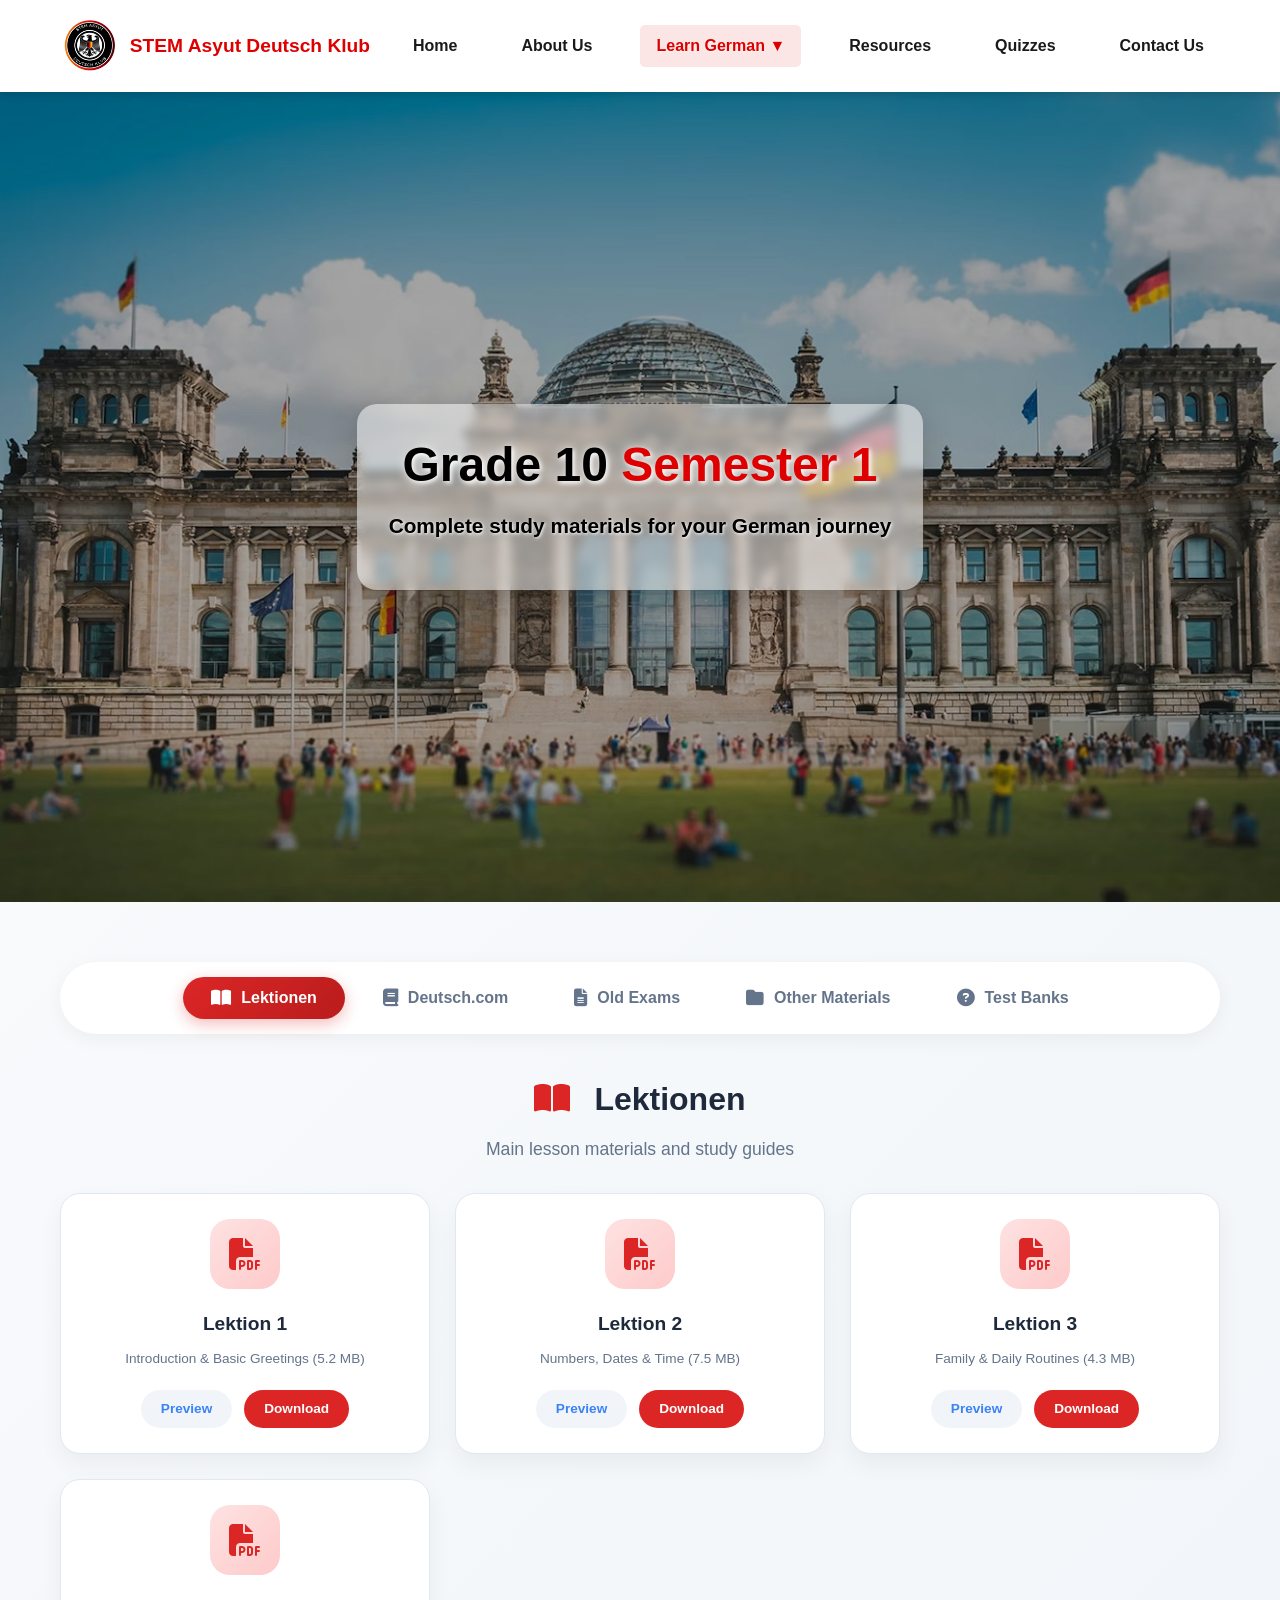
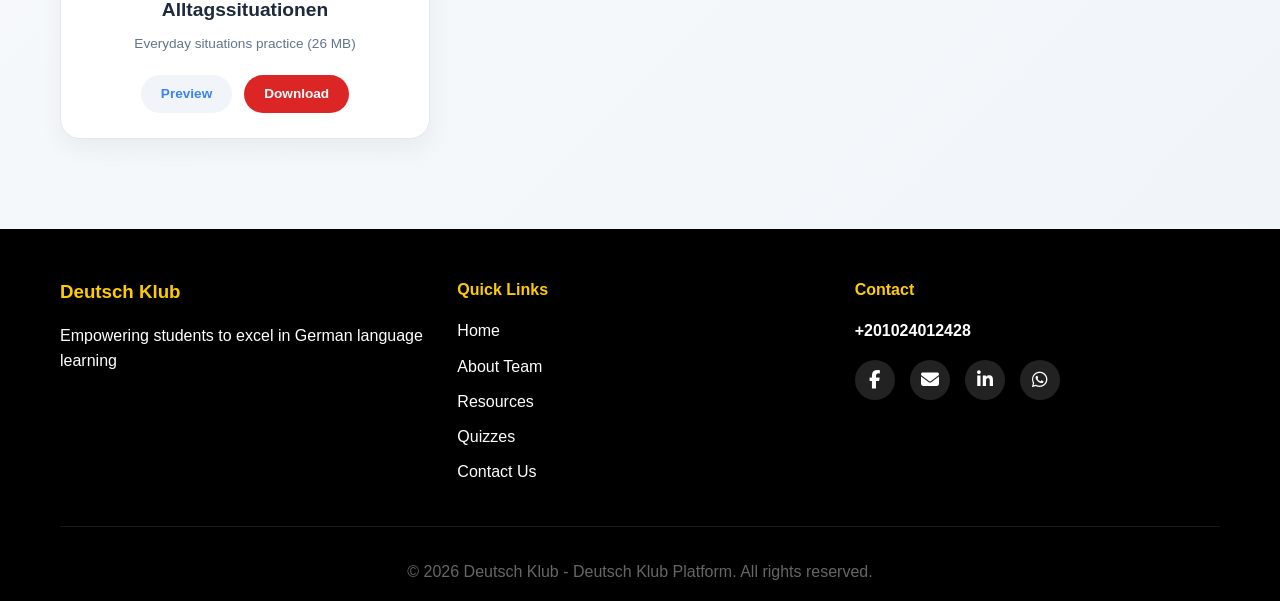
<file: pages/curriculum/g10/semester1/lektionen.html>
<!DOCTYPE html>
<html lang="en">
<head>
    <meta charset="UTF-8">
    <meta name="viewport" content="width=device-width, initial-scale=1.0">
    <title>G10 Semester 1 - Study Materials | Deutsch Klub</title>
    <link rel="icon" type="image/png" href="../../../../images/Logo.png">
    <link rel="stylesheet" href="../../../../css/style.css">
    <link rel="stylesheet" href="../../../../css/lektionen.css">
    <link rel="stylesheet" href="https://cdnjs.cloudflare.com/ajax/libs/font-awesome/6.5.0/css/all.min.css">
</head>
<body>
    <!-- Navbar -->
    <nav class="navbar">
        <div class="nav-container">
            <div class="nav-logo">
                <img src="../../../../images/Logo.png" alt="Deutsch Klub Logo" class="logo-img">
                <span class="logo-text">STEM Asyut Deutsch Klub</span>
            </div>
            <ul class="nav-menu" id="navMenu">
                <li class="nav-item"><a href="../../../../index.html" class="nav-link">Home</a></li>
                <li class="nav-item"><a href="../../../../pages/about.html" class="nav-link">About Us</a></li>
                <li class="nav-item dropdown">
                    <a href="#" class="nav-link dropdown-toggle active">Learn German ▼</a>
                    <ul class="dropdown-menu">
                        <li class="dropdown-item"><a href="../../../../pages/Materials.html" class="dropdown-toggle-sub">Materials</a></li>
                        <li class="dropdown-item">
                            <a href="#" class="dropdown-toggle-sub">G10 ▼</a>
                            <ul class="dropdown-submenu">
                                <li class="dropdown-item"><a href="lektionen.html" class="active">Semester 1</a></li>
                                <li class="dropdown-item"><a href="../semester2/lektionen.html">Semester 2</a></li>
                            </ul>
                        </li>
                        <li class="dropdown-item">
                            <a href="#" class="dropdown-toggle-sub">G11 ▼</a>
                            <ul class="dropdown-submenu">
                                <li class="dropdown-item"><a href="../../../../pages/curriculum/g11/semester1/lektionen.html">Semester 1</a></li>
                                <li class="dropdown-item"><a href="../../../../pages/curriculum/g11/semester2/lektionen.html">Semester 2</a></li>
                            </ul>
                        </li>
                    </ul>
                </li>
                <li class="nav-item"><a href="../../../../pages/resources.html" class="nav-link">Resources</a></li>
                <li class="nav-item"><a href="../../../../pages/test-banks.html" class="nav-link">Quizzes</a></li>
                <li class="nav-item"><a href="../../../../pages/contact.html" class="nav-link">Contact Us</a></li>
            </ul>
            <div class="hamburger" id="hamburger">
                <span></span><span></span><span></span>
            </div>
        </div>
    </nav>

    <!-- Hero Section -->
    <section class="hero">
        <div class="hero-background">
            <img src="../../../../images/Bg.png" alt="Background" class="bg-image">
            <div class="overlay"></div>
        </div>
        <div class="hero-content">
            <h1 class="hero-title">Grade 10 <span class="highlight">Semester 1</span></h1>
            <p class="hero-subtitle">Complete study materials for your German journey</p>
        </div>
    </section>

    <!-- Materials Section with Tabs -->
    <section class="materials-section">
        <div class="materials-container">
            
            <!-- Tab Navigation -->
            <div class="tab-navigation">
                <button class="tab-btn active" data-tab="lektionen">
                    <i class="fas fa-book-open"></i>
                    <span>Lektionen</span>
                </button>
                <button class="tab-btn" data-tab="deutschcom">
                    <i class="fas fa-book"></i>
                    <span>Deutsch.com</span>
                </button>
                <button class="tab-btn" data-tab="oldexams">
                    <i class="fas fa-file-alt"></i>
                    <span>Old Exams</span>
                </button>
                <button class="tab-btn" data-tab="other">
                    <i class="fas fa-folder"></i>
                    <span>Other Materials</span>
                </button>
                <button class="tab-btn" data-tab="testbanks">
                    <i class="fas fa-question-circle"></i>
                    <span>Test Banks</span>
                </button>
            </div>

            <!-- ============================================ -->
            <!-- TAB 1: Lektionen -->
            <!-- ============================================ -->
            <div class="tab-content active" id="tab-lektionen">
                <div class="content-header">
                    <h2><i class="fas fa-book-open"></i> Lektionen</h2>
                    <p>Main lesson materials and study guides</p>
                </div>
                <div class="files-grid">
                    <!-- Lektion 1 -->
                    <div class="file-card">
                        <div class="file-icon"><i class="fas fa-file-pdf"></i></div>
                        <h3>Lektion 1</h3>
                        <p>Introduction & Basic Greetings (5.2 MB)</p>
                        <div class="file-actions">
                            <a href="https://drive.google.com/file/d/1EGvBROY2uHfh8yyJsR10tAKxEDCGC_zr/preview" target="_blank" class="btn-preview">Preview</a>
                            <a href="https://drive.google.com/uc?export=download&id=1EGvBROY2uHfh8yyJsR10tAKxEDCGC_zr" class="btn-download">Download</a>
                        </div>
                    </div>
                    <!-- Lektion 2 -->
                    <div class="file-card">
                        <div class="file-icon"><i class="fas fa-file-pdf"></i></div>
                        <h3>Lektion 2</h3>
                        <p>Numbers, Dates & Time (7.5 MB)</p>
                        <div class="file-actions">
                            <a href="https://drive.google.com/file/d/1_xPYQZZ4iyWDEvKjzj89i2geVcQZQ_NN/preview" target="_blank" class="btn-preview">Preview</a>
                            <a href="https://drive.google.com/uc?export=download&id=1_xPYQZZ4iyWDEvKjzj89i2geVcQZQ_NN" class="btn-download">Download</a>
                        </div>
                    </div>
                    <!-- Lektion 3 -->
                    <div class="file-card">
                        <div class="file-icon"><i class="fas fa-file-pdf"></i></div>
                        <h3>Lektion 3</h3>
                        <p>Family & Daily Routines (4.3 MB)</p>
                        <div class="file-actions">
                            <a href="https://drive.google.com/file/d/1Y5t9iHYsA8CdqXN9Cu2uD2KcL-NF1zQ-/preview" target="_blank" class="btn-preview">Preview</a>
                            <a href="https://drive.google.com/uc?export=download&id=1Y5t9iHYsA8CdqXN9Cu2uD2KcL-NF1zQ-" class="btn-download">Download</a>
                        </div>
                    </div>
                    <!-- Alltagssituationen -->
                    <div class="file-card">
                        <div class="file-icon"><i class="fas fa-file-pdf"></i></div>
                        <h3>Alltagssituationen</h3>
                        <p>Everyday situations practice (26 MB)</p>
                        <div class="file-actions">
                            <a href="https://drive.google.com/file/d/1GlGwolkk2ZIPOfCDXaW73F58kGIeBf2y/preview" target="_blank" class="btn-preview">Preview</a>
                            <a href="https://drive.google.com/uc?export=download&id=1GlGwolkk2ZIPOfCDXaW73F58kGIeBf2y" class="btn-download">Download</a>
                        </div>
                    </div>
                </div>
            </div>

            <!-- ============================================ -->
            <!-- TAB 2: Deutsch.com -->
            <!-- ============================================ -->
            <div class="tab-content" id="tab-deutschcom">
                <div class="content-header">
                    <h2><i class="fas fa-book"></i> Deutsch.com Books</h2>
                    <p>Complete A1 textbook series</p>
                </div>
                <div class="folder-embed">
                    <iframe src="https://drive.google.com/embeddedfolderview?id=1K4BnfxdoCkUjNuQvq6sEX98qgsjC9U9-#grid" width="100%" height="500" style="border:0; border-radius: 16px;"></iframe>
                </div>
                <div style="text-align: center; margin-top: 20px;">
                    <a href="https://drive.google.com/drive/folders/1K4BnfxdoCkUjNuQvq6sEX98qgsjC9U9-" target="_blank" class="btn btn-primary">
                        <i class="fas fa-external-link-alt"></i> Open Folder in Drive
                    </a>
                </div>
            </div>

            <!-- ============================================ -->
            <!-- TAB 3: Old Exams -->
            <!-- ============================================ -->
            <div class="tab-content" id="tab-oldexams">
                <div class="content-header">
                    <h2><i class="fas fa-file-alt"></i> Old Exams</h2>
                    <p>Previous exams for practice and preparation</p>
                </div>
                
                <!-- Midterm -->
                <div class="exam-section">
                    <h3 class="section-subtitle"><i class="fas fa-pen-fancy"></i> Midterm Exam</h3>
                    <div class="files-grid">
                        <div class="file-card">
                            <div class="file-icon"><i class="fas fa-file-pdf"></i></div>
                            <h3>deutsch - Midterm - G10 - first Term.pdf</h3>
                            <p>Midterm exam - First term</p>
                            <div class="file-actions">
                                <a href="https://drive.google.com/file/d/1PoeiuAsmDOFqcFreuVwFUX_19vxNFkwM/preview" target="_blank" class="btn-preview">Preview</a>
                                <a href="https://drive.google.com/uc?export=download&id=1PoeiuAsmDOFqcFreuVwFUX_19vxNFkwM" class="btn-download">Download</a>
                            </div>
                        </div>
                    </div>
                </div>

                <!-- Finals Folder -->
                <div class="exam-section">
                    <h3 class="section-subtitle"><i class="fas fa-star"></i> Final Exams</h3>
                    <div class="folder-embed">
                        <iframe src="https://drive.google.com/embeddedfolderview?id=12KSIky0AnUGHsMPdsDjMlUdWIMWPw86X#grid" width="100%" height="400" style="border:0; border-radius: 16px;"></iframe>
                    </div>
                    <div style="text-align: center; margin-top: 15px;">
                        <a href="https://drive.google.com/drive/folders/12KSIky0AnUGHsMPdsDjMlUdWIMWPw86X" target="_blank" class="btn btn-secondary">
                            <i class="fas fa-external-link-alt"></i> Open Finals Folder
                        </a>
                    </div>
                </div>
            </div>

            <!-- ============================================ -->
            <!-- TAB 4: Other Materials -->
            <!-- ============================================ -->
            <div class="tab-content" id="tab-other">
                <div class="content-header">
                    <h2><i class="fas fa-folder"></i> Other Materials</h2>
                    <p>Supplementary resources and books</p>
                </div>
                <div class="folder-embed">
                    <iframe src="https://drive.google.com/embeddedfolderview?id=1g1QP4SwSG8QifKdoU79aFso90ryOkZGa#grid" width="100%" height="500" style="border:0; border-radius: 16px;"></iframe>
                </div>
                <div style="text-align: center; margin-top: 20px;">
                    <a href="https://drive.google.com/drive/folders/1g1QP4SwSG8QifKdoU79aFso90ryOkZGa" target="_blank" class="btn btn-primary">
                        <i class="fas fa-external-link-alt"></i> Open Folder in Drive
                    </a>
                </div>
            </div>

            <!-- ============================================ -->
            <!-- TAB 5: Test Banks -->
            <!-- ============================================ -->
            <div class="tab-content" id="tab-testbanks">
                <div class="content-header">
                    <h2><i class="fas fa-question-circle"></i> Test Banks</h2>
                    <p>Practice questions and quizzes by topic</p>
                </div>
                
                <!-- Before Midterm Folder -->
                <div class="exam-section">
                    <h3 class="section-subtitle"><i class="fas fa-calendar-week"></i> Before Midterm</h3>
                    <div class="folder-embed">
                        <iframe src="https://drive.google.com/embeddedfolderview?id=1SRHQJ9SmyQ7HNyBfZrBcEwphiFc3oKpi#grid" width="100%" height="400" style="border:0; border-radius: 16px;"></iframe>
                    </div>
                    <div style="text-align: center; margin-top: 15px;">
                        <a href="https://drive.google.com/drive/folders/1SRHQJ9SmyQ7HNyBfZrBcEwphiFc3oKpi" target="_blank" class="btn btn-secondary">
                            <i class="fas fa-external-link-alt"></i> Open Folder
                        </a>
                    </div>
                </div>

                <!-- After Midterm File -->
                <div class="exam-section">
                    <h3 class="section-subtitle"><i class="fas fa-calendar-check"></i> After Midterm</h3>
                    <div class="files-grid">
                        <div class="file-card">
                            <div class="file-icon"><i class="fas fa-file-pdf"></i></div>
                            <h3>After Midterm Test Bank</h3>
                            <p>Practice questions for Lektion 4-6</p>
                            <div class="file-actions">
                                <a href="https://drive.google.com/file/d/1vboRGbX_ufD-dsc-e3sJwSKReP-O41jN/preview" target="_blank" class="btn-preview">Preview</a>
                                <a href="https://drive.google.com/uc?export=download&id=1vboRGbX_ufD-dsc-e3sJwSKReP-O41jN" class="btn-download">Download</a>
                            </div>
                        </div>
                    </div>
                </div>

                <!-- Deutsch.com Test Bank -->
                <div class="exam-section">
                    <h3 class="section-subtitle"><i class="fas fa-book"></i> Deutsch.com Test Bank</h3>
                    <div class="files-grid">
                        <div class="file-card">
                            <div class="file-icon"><i class="fas fa-file-pdf"></i></div>
                            <h3>Deutsch.com Test Bank</h3>
                            <p>Workbook exercises for practice</p>
                            <div class="file-actions">
                                <a href="https://drive.google.com/file/d/19DqhUGIwUE1f_gsNhfOe8-nx_xyJUeD5/preview" target="_blank" class="btn-preview">Preview</a>
                                <a href="https://drive.google.com/uc?export=download&id=19DqhUGIwUE1f_gsNhfOe8-nx_xyJUeD5" class="btn-download">Download</a>
                            </div>
                        </div>
                    </div>
                </div>
            </div>

        </div>
    </section>

    <!-- Footer -->
    <footer class="footer">
        <div class="container">
            <div class="footer-content">
                <div class="footer-section">
                    <h3>Deutsch Klub</h3>
                    <p>Empowering students to excel in German language learning</p>
                </div>
                <div class="footer-section">
                    <h4>Quick Links</h4>
                    <ul>
                        <li><a href="../../../../index.html">Home</a></li>
                        <li><a href="../../../../pages/about.html">About Team</a></li>
                        <li><a href="../../../../pages/resources.html">Resources</a></li>
                        <li><a href="../../../../pages/test-banks.html">Quizzes</a></li>
                        <li><a href="../../../../pages/contact.html">Contact Us</a></li>
                    </ul>
                </div>
                <div class="footer-section">
                    <h4>Contact</h4>
                    <p class="contact-number">+201024012428</p>
                    <div class="social-icons">
                        <a href="https://www.facebook.com/profile.php?id=61564110370482" target="_blank"><i class="fab fa-facebook-f"></i></a>
                        <a href="mailto:stemasyutdeutschklub@gmail.com" target="_blank"><i class="fas fa-envelope"></i></a>
                        <a href="https://www.linkedin.com/company/stem-asyut-deutsch-klub/" target="_blank"><i class="fab fa-linkedin-in"></i></a>
                        <a href="https://whatsapp.com/channel/0029VbBIB41ISTkC7JuaUb1q" target="_blank"><i class="fab fa-whatsapp"></i></a>
                    </div>
                </div>
            </div>
            <div class="footer-bottom">
                <p>&copy; 2026 Deutsch Klub - Deutsch Klub Platform. All rights reserved.</p>
            </div>
        </div>
    </footer>

    <script src="../../../../js/main.js"></script>
    <script src="../../../../js/lektionen.js"></script>
</body>
</html>
</file>
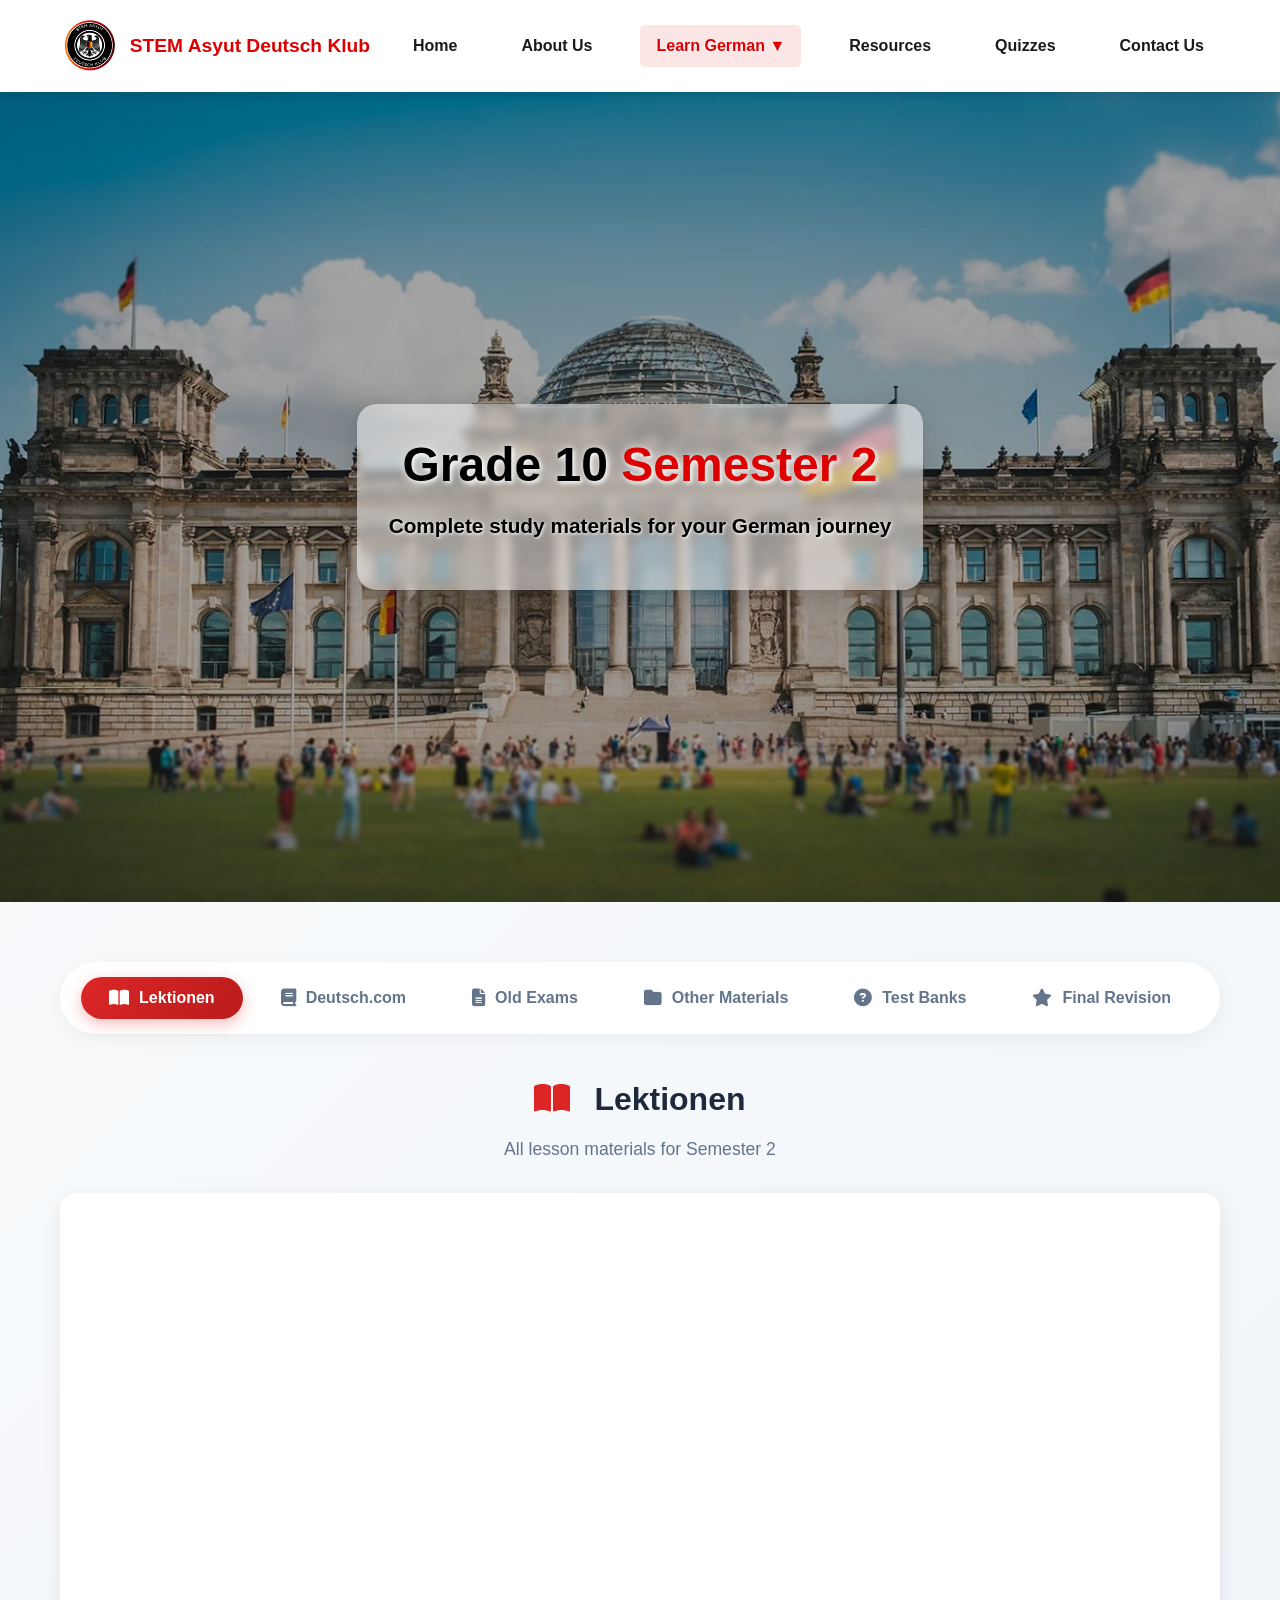
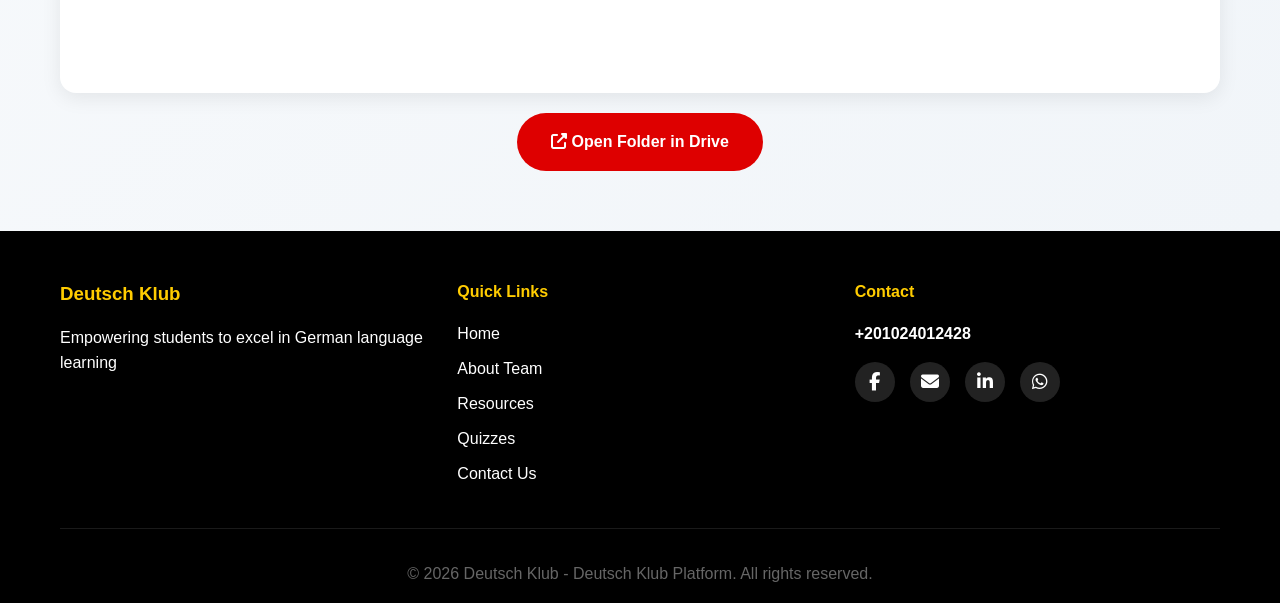
<file: pages/curriculum/g10/semester2/lektionen.html>
<!DOCTYPE html>
<html lang="en">
<head>
    <meta charset="UTF-8">
    <meta name="viewport" content="width=device-width, initial-scale=1.0">
    <title>G10 Semester 2 - Study Materials | Deutsch Klub</title>
    <link rel="icon" type="image/png" href="../../../../images/Logo.png">
    <link rel="stylesheet" href="../../../../css/style.css">
    <link rel="stylesheet" href="../../../../css/lektionen.css">
    <link rel="stylesheet" href="https://cdnjs.cloudflare.com/ajax/libs/font-awesome/6.5.0/css/all.min.css">
</head>
<body>
    <!-- Navbar -->
    <nav class="navbar">
        <div class="nav-container">
            <div class="nav-logo">
                <img src="../../../../images/Logo.png" alt="Deutsch Klub Logo" class="logo-img">
                <span class="logo-text">STEM Asyut Deutsch Klub</span>
            </div>
            <ul class="nav-menu" id="navMenu">
                <li class="nav-item"><a href="../../../../index.html" class="nav-link">Home</a></li>
                <li class="nav-item"><a href="../../../../pages/about.html" class="nav-link">About Us</a></li>
                <li class="nav-item dropdown">
                    <a href="#" class="nav-link dropdown-toggle active">Learn German ▼</a>
                    <ul class="dropdown-menu">
                        <li class="dropdown-item"><a href="../../../../pages/Materials.html" class="dropdown-toggle-sub">Materials</a></li>
                        <li class="dropdown-item">
                            <a href="#" class="dropdown-toggle-sub">G10 ▼</a>
                            <ul class="dropdown-submenu">
                                <li class="dropdown-item"><a href="../semester1/lektionen.html">Semester 1</a></li>
                                <li class="dropdown-item"><a href="lektionen.html" class="active">Semester 2</a></li>
                            </ul>
                        </li>
                        <li class="dropdown-item">
                            <a href="#" class="dropdown-toggle-sub">G11 ▼</a>
                            <ul class="dropdown-submenu">
                                <li class="dropdown-item"><a href="../../../../pages/curriculum/g11/semester1/lektionen.html">Semester 1</a></li>
                                <li class="dropdown-item"><a href="../../../../pages/curriculum/g11/semester2/lektionen.html">Semester 2</a></li>
                            </ul>
                        </li>
                    </ul>
                </li>
                <li class="nav-item"><a href="../../../../pages/resources.html" class="nav-link">Resources</a></li>
                <li class="nav-item"><a href="../../../../pages/test-banks.html" class="nav-link">Quizzes</a></li>
                <li class="nav-item"><a href="../../../../pages/contact.html" class="nav-link">Contact Us</a></li>
            </ul>
            <div class="hamburger" id="hamburger">
                <span></span><span></span><span></span>
            </div>
        </div>
    </nav>

    <!-- Hero Section -->
    <section class="hero">
        <div class="hero-background">
            <img src="../../../../images/Bg.png" alt="Background" class="bg-image">
            <div class="overlay"></div>
        </div>
        <div class="hero-content">
            <h1 class="hero-title">Grade 10 <span class="highlight">Semester 2</span></h1>
            <p class="hero-subtitle">Complete study materials for your German journey</p>
        </div>
    </section>

    <!-- Materials Section with Tabs -->
    <section class="materials-section">
        <div class="materials-container">
            
            <!-- Tab Navigation -->
            <div class="tab-navigation">
                <button class="tab-btn active" data-tab="lektionen">
                    <i class="fas fa-book-open"></i>
                    <span>Lektionen</span>
                </button>
                <button class="tab-btn" data-tab="deutschcom">
                    <i class="fas fa-book"></i>
                    <span>Deutsch.com</span>
                </button>
                <button class="tab-btn" data-tab="oldexams">
                    <i class="fas fa-file-alt"></i>
                    <span>Old Exams</span>
                </button>
                <button class="tab-btn" data-tab="other">
                    <i class="fas fa-folder"></i>
                    <span>Other Materials</span>
                </button>
                <button class="tab-btn" data-tab="testbanks">
                    <i class="fas fa-question-circle"></i>
                    <span>Test Banks</span>
                </button>
                <button class="tab-btn" data-tab="finalrevision">
                    <i class="fas fa-star"></i>
                    <span>Final Revision</span>
                </button>
            </div>

            <!-- ============================================ -->
            <!-- TAB 1: Lektionen (Folder) -->
            <!-- ============================================ -->
            <div class="tab-content active" id="tab-lektionen">
                <div class="content-header">
                    <h2><i class="fas fa-book-open"></i> Lektionen</h2>
                    <p>All lesson materials for Semester 2</p>
                </div>
                <div class="folder-embed">
                    <iframe src="https://drive.google.com/embeddedfolderview?id=181HGSb_-PB_7rlVlWg0NAaNLF-hEL2Xe#grid" width="100%" height="500" style="border:0; border-radius: 16px;"></iframe>
                </div>
                <div style="text-align: center; margin-top: 20px;">
                    <a href="https://drive.google.com/drive/folders/181HGSb_-PB_7rlVlWg0NAaNLF-hEL2Xe" target="_blank" class="btn btn-primary">
                        <i class="fas fa-external-link-alt"></i> Open Folder in Drive
                    </a>
                </div>
            </div>

            <!-- ============================================ -->
            <!-- TAB 2: Deutsch.com (نفس اللي في S1) -->
            <!-- ============================================ -->
            <div class="tab-content" id="tab-deutschcom">
                <div class="content-header">
                    <h2><i class="fas fa-book"></i> Deutsch.com Books</h2>
                    <p>Complete A1/A2 textbook series</p>
                </div>
                <div class="folder-embed">
                    <iframe src="https://drive.google.com/embeddedfolderview?id=1K4BnfxdoCkUjNuQvq6sEX98qgsjC9U9-#grid" width="100%" height="500" style="border:0; border-radius: 16px;"></iframe>
                </div>
                <div style="text-align: center; margin-top: 20px;">
                    <a href="https://drive.google.com/drive/folders/1K4BnfxdoCkUjNuQvq6sEX98qgsjC9U9-" target="_blank" class="btn btn-primary">
                        <i class="fas fa-external-link-alt"></i> Open Folder in Drive
                    </a>
                </div>
            </div>

            <!-- ============================================ -->
            <!-- TAB 3: Old Exams (غير متوفر) -->
            <!-- ============================================ -->
            <div class="tab-content" id="tab-oldexams">
                <div class="content-header">
                    <h2><i class="fas fa-file-alt"></i> Old Exams</h2>
                    <p>Previous exams for practice and preparation</p>
                </div>
                <div class="coming-soon">
                    <div class="coming-soon-icon">
                        <i class="fas fa-hourglass-half"></i>
                    </div>
                    <h3>Coming Soon</h3>
                    <p>Old exams for Semester 2 will be added here shortly.</p>
                </div>
            </div>

            <!-- ============================================ -->
            <!-- TAB 4: Other Materials (نفس اللي في S1) -->
            <!-- ============================================ -->
            <div class="tab-content" id="tab-other">
                <div class="content-header">
                    <h2><i class="fas fa-folder"></i> Other Materials</h2>
                    <p>Supplementary resources and books</p>
                </div>
                <div class="folder-embed">
                    <iframe src="https://drive.google.com/embeddedfolderview?id=1g1QP4SwSG8QifKdoU79aFso90ryOkZGa#grid" width="100%" height="500" style="border:0; border-radius: 16px;"></iframe>
                </div>
                <div style="text-align: center; margin-top: 20px;">
                    <a href="https://drive.google.com/drive/folders/1g1QP4SwSG8QifKdoU79aFso90ryOkZGa" target="_blank" class="btn btn-primary">
                        <i class="fas fa-external-link-alt"></i> Open Folder in Drive
                    </a>
                </div>
            </div>

            <!-- ============================================ -->
            <!-- TAB 5: Test Banks -->
            <!-- ============================================ -->
            <div class="tab-content" id="tab-testbanks">
                <div class="content-header">
                    <h2><i class="fas fa-question-circle"></i> Test Banks</h2>
                    <p>Practice questions and quizzes by topic</p>
                </div>
                
                <!-- Before Midterm Folder -->
                <div class="exam-section">
                    <h3 class="section-subtitle"><i class="fas fa-calendar-week"></i> Before Midterm</h3>
                    <div class="folder-embed">
                        <iframe src="https://drive.google.com/embeddedfolderview?id=1YKY7y92aWPMcppfTe6tMKLOGXMEmH9lr#grid" width="100%" height="400" style="border:0; border-radius: 16px;"></iframe>
                    </div>
                    <div style="text-align: center; margin-top: 15px;">
                        <a href="https://drive.google.com/drive/folders/1YKY7y92aWPMcppfTe6tMKLOGXMEmH9lr" target="_blank" class="btn btn-secondary">
                            <i class="fas fa-external-link-alt"></i> Open Folder
                        </a>
                    </div>
                </div>

                <!-- After Midterm Folder -->
                <div class="exam-section">
                    <h3 class="section-subtitle"><i class="fas fa-calendar-check"></i> After Midterm</h3>
                    <div class="folder-embed">
                        <iframe src="https://drive.google.com/embeddedfolderview?id=1aC2pa1hNlsqamM4GXiLrQ5odzYN16QLl#grid" width="100%" height="400" style="border:0; border-radius: 16px;"></iframe>
                    </div>
                    <div style="text-align: center; margin-top: 15px;">
                        <a href="https://drive.google.com/drive/folders/1aC2pa1hNlsqamM4GXiLrQ5odzYN16QLl" target="_blank" class="btn btn-secondary">
                            <i class="fas fa-external-link-alt"></i> Open Folder
                        </a>
                    </div>
                </div>

                <!-- Deutsch.com Test Bank -->
                <div class="exam-section">
                    <h3 class="section-subtitle"><i class="fas fa-book"></i> Deutsch.com Test Bank</h3>
                    <div class="files-grid">
                        <div class="file-card">
                            <div class="file-icon"><i class="fas fa-file-pdf"></i></div>
                            <h3>Deutsch.com Test Bank</h3>
                            <p>Workbook exercises for practice</p>
                            <div class="file-actions">
                                <a href="https://drive.google.com/file/d/19DqhUGIwUE1f_gsNhfOe8-nx_xyJUeD5/preview" target="_blank" class="btn-preview">Preview</a>
                                <a href="https://drive.google.com/uc?export=download&id=19DqhUGIwUE1f_gsNhfOe8-nx_xyJUeD5" class="btn-download">Download</a>
                            </div>
                        </div>
                    </div>
                </div>
            </div>

            <!-- ============================================ -->
            <!-- TAB 6: Final Revision -->
            <!-- ============================================ -->
            <div class="tab-content" id="tab-finalrevision">
                <div class="content-header">
                    <h2><i class="fas fa-star"></i> Final Revision</h2>
                    <p>End of semester revision materials</p>
                </div>
                <div class="folder-embed">
                    <iframe src="https://drive.google.com/embeddedfolderview?id=1HMpl7RLQzzwyGkZYIt4POEYBuCdmrUAR#grid" width="100%" height="500" style="border:0; border-radius: 16px;"></iframe>
                </div>
                <div style="text-align: center; margin-top: 20px;">
                    <a href="https://drive.google.com/drive/folders/1HMpl7RLQzzwyGkZYIt4POEYBuCdmrUAR" target="_blank" class="btn btn-primary">
                        <i class="fas fa-external-link-alt"></i> Open Folder in Drive
                    </a>
                </div>
            </div>

        </div>
    </section>

    <!-- Footer -->
    <footer class="footer">
        <div class="container">
            <div class="footer-content">
                <div class="footer-section">
                    <h3>Deutsch Klub</h3>
                    <p>Empowering students to excel in German language learning</p>
                </div>
                <div class="footer-section">
                    <h4>Quick Links</h4>
                    <ul>
                        <li><a href="../../../../index.html">Home</a></li>
                        <li><a href="../../../../pages/about.html">About Team</a></li>
                        <li><a href="../../../../pages/resources.html">Resources</a></li>
                        <li><a href="../../../../pages/test-banks.html">Quizzes</a></li>
                        <li><a href="../../../../pages/contact.html">Contact Us</a></li>
                    </ul>
                </div>
                <div class="footer-section">
                    <h4>Contact</h4>
                    <p class="contact-number">+201024012428</p>
                    <div class="social-icons">
                        <a href="https://www.facebook.com/profile.php?id=61564110370482" target="_blank"><i class="fab fa-facebook-f"></i></a>
                        <a href="mailto:stemasyutdeutschklub@gmail.com" target="_blank"><i class="fas fa-envelope"></i></a>
                        <a href="https://www.linkedin.com/company/stem-asyut-deutsch-klub/" target="_blank"><i class="fab fa-linkedin-in"></i></a>
                        <a href="https://whatsapp.com/channel/0029VbBIB41ISTkC7JuaUb1q" target="_blank"><i class="fab fa-whatsapp"></i></a>
                    </div>
                </div>
            </div>
            <div class="footer-bottom">
                <p>&copy; 2026 Deutsch Klub - Deutsch Klub Platform. All rights reserved.</p>
            </div>
        </div>
    </footer>

    <script src="../../../../js/main.js"></script>
    <script src="../../../../js/lektionen.js"></script>
</body>
</html>
</file>
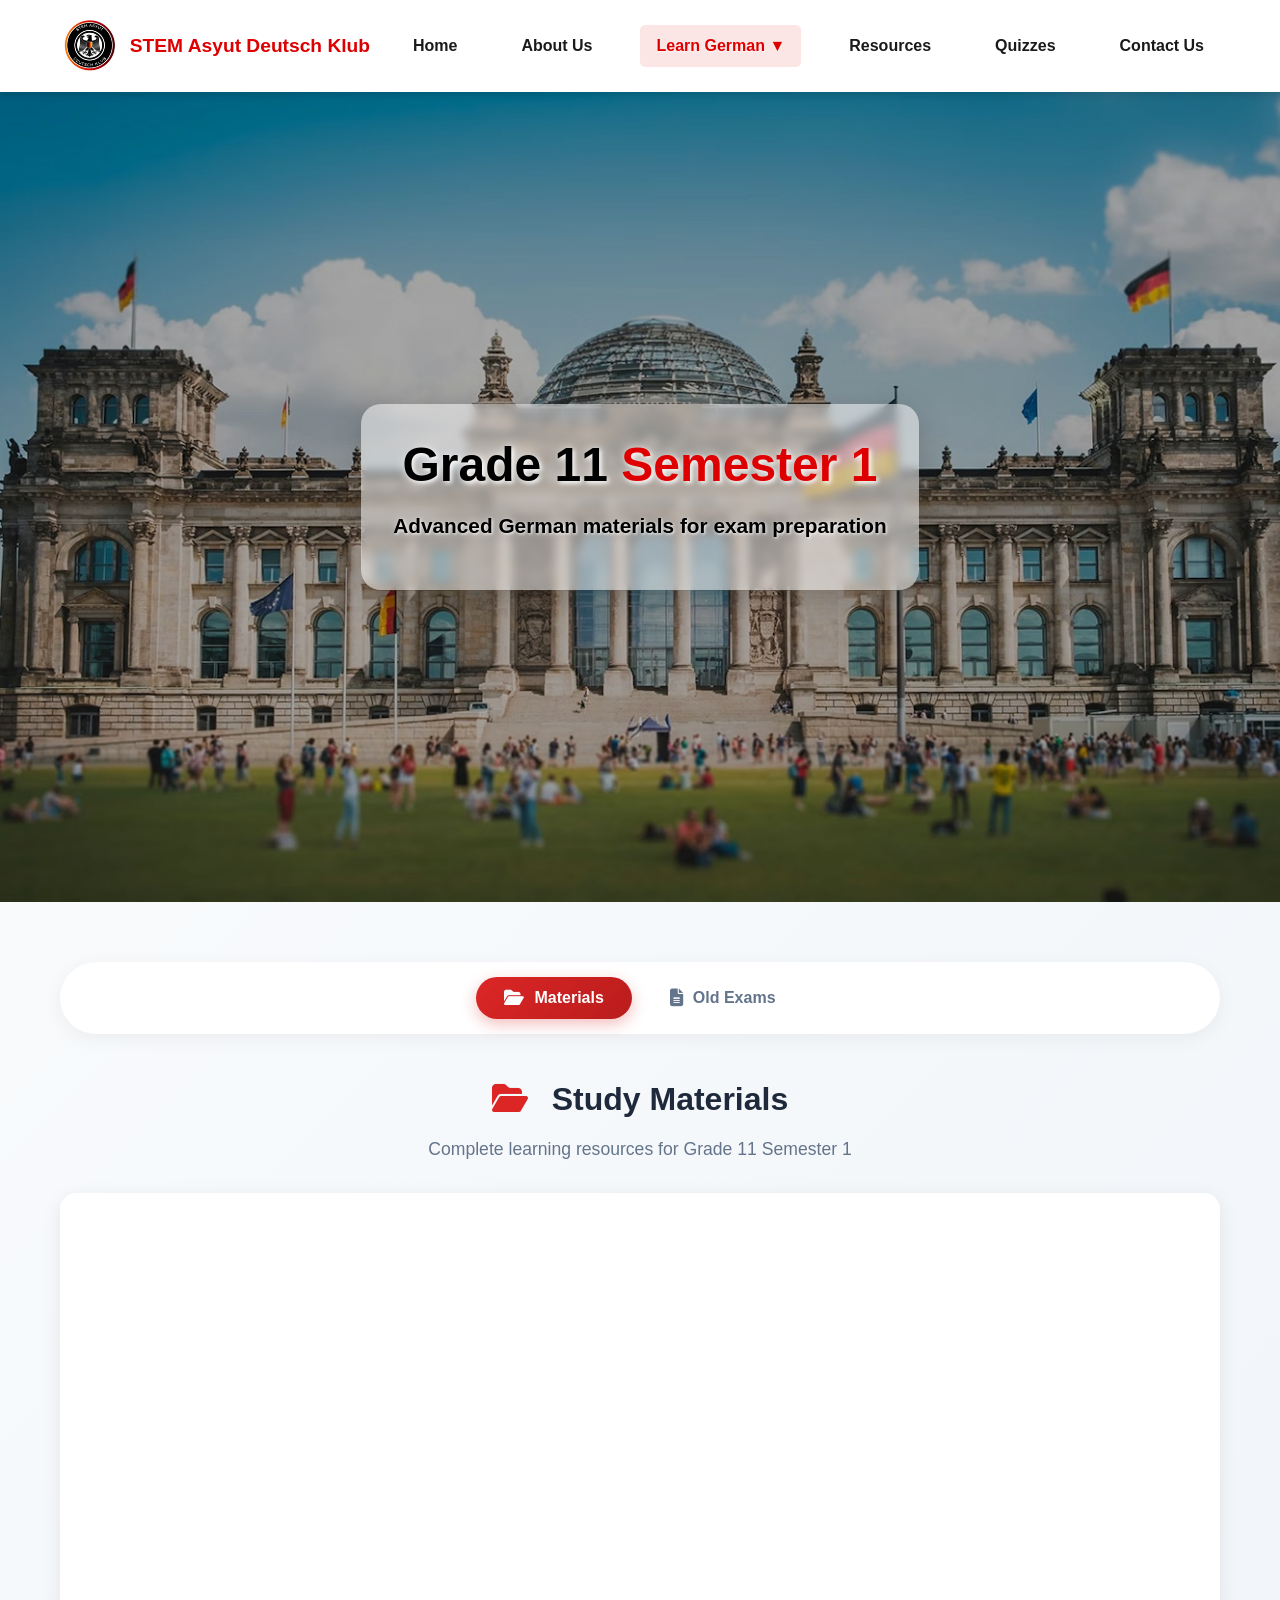
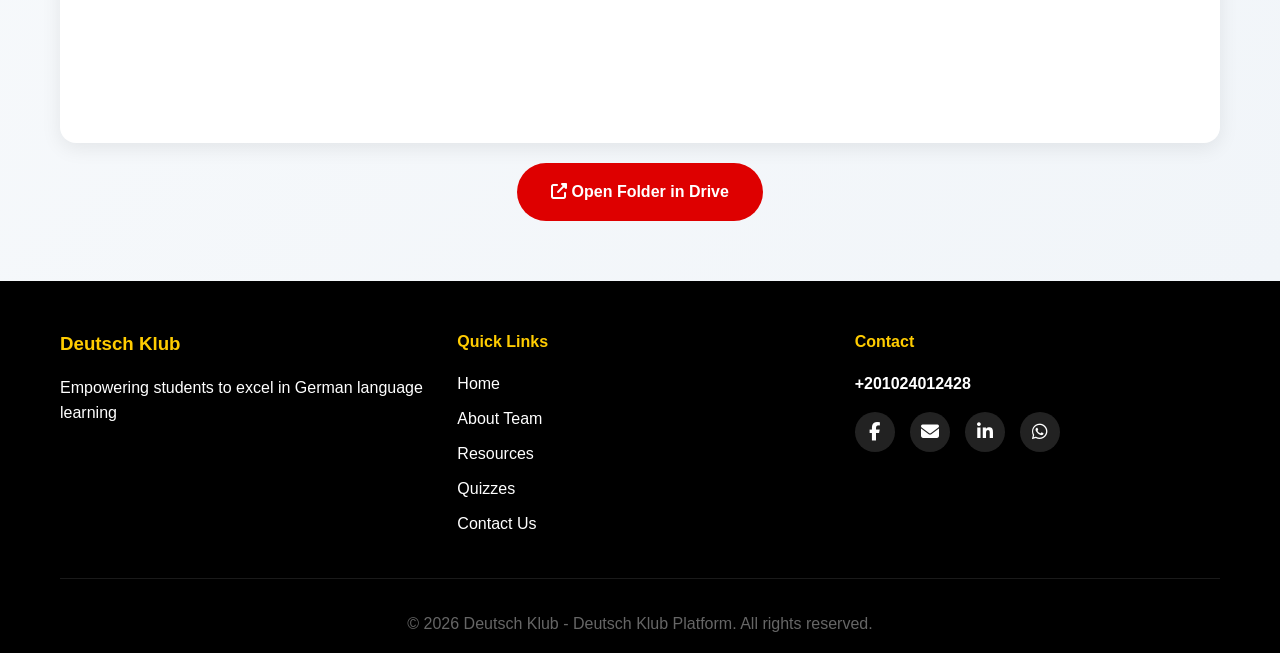
<file: pages/curriculum/g11/semester1/lektionen.html>
<!DOCTYPE html>
<html lang="en">
<head>
    <meta charset="UTF-8">
    <meta name="viewport" content="width=device-width, initial-scale=1.0">
    <title>G11 Semester 1 - Study Materials | Deutsch Klub</title>
    <link rel="icon" type="image/png" href="../../../../images/Logo.png">
    <link rel="stylesheet" href="../../../../css/style.css">
    <link rel="stylesheet" href="../../../../css/lektionen.css">
    <link rel="stylesheet" href="https://cdnjs.cloudflare.com/ajax/libs/font-awesome/6.5.0/css/all.min.css">
</head>
<body>
    <!-- Navbar -->
    <nav class="navbar">
        <div class="nav-container">
            <div class="nav-logo">
                <img src="../../../../images/Logo.png" alt="Deutsch Klub Logo" class="logo-img">
                <span class="logo-text">STEM Asyut Deutsch Klub</span>
            </div>
            <ul class="nav-menu" id="navMenu">
                <li class="nav-item"><a href="../../../../index.html" class="nav-link">Home</a></li>
                <li class="nav-item"><a href="../../../../pages/about.html" class="nav-link">About Us</a></li>
                <li class="nav-item dropdown">
                    <a href="#" class="nav-link dropdown-toggle active">Learn German ▼</a>
                    <ul class="dropdown-menu">
                        <li class="dropdown-item"><a href="../../../../pages/Materials.html" class="dropdown-toggle-sub">Materials</a></li>
                        <li class="dropdown-item">
                            <a href="#" class="dropdown-toggle-sub">G10 ▼</a>
                            <ul class="dropdown-submenu">
                                <li class="dropdown-item"><a href="../../g10/semester1/lektionen.html">Semester 1</a></li>
                                <li class="dropdown-item"><a href="../../g10/semester2/lektionen.html">Semester 2</a></li>
                            </ul>
                        </li>
                        <li class="dropdown-item">
                            <a href="#" class="dropdown-toggle-sub">G11 ▼</a>
                            <ul class="dropdown-submenu">
                                <li class="dropdown-item"><a href="lektionen.html" class="active">Semester 1</a></li>
                                <li class="dropdown-item"><a href="../semester2/lektionen.html">Semester 2</a></li>
                            </ul>
                        </li>
                    </ul>
                </li>
                <li class="nav-item"><a href="../../../../pages/resources.html" class="nav-link">Resources</a></li>
                <li class="nav-item"><a href="../../../../pages/test-banks.html" class="nav-link">Quizzes</a></li>
                <li class="nav-item"><a href="../../../../pages/contact.html" class="nav-link">Contact Us</a></li>
            </ul>
            <div class="hamburger" id="hamburger">
                <span></span><span></span><span></span>
            </div>
        </div>
    </nav>

    <!-- Hero Section -->
    <section class="hero">
        <div class="hero-background">
            <img src="../../../../images/Bg.png" alt="Background" class="bg-image">
            <div class="overlay"></div>
        </div>
        <div class="hero-content">
            <h1 class="hero-title">Grade 11 <span class="highlight">Semester 1</span></h1>
            <p class="hero-subtitle">Advanced German materials for exam preparation</p>
        </div>
    </section>

    <!-- Materials Section with Tabs -->
    <section class="materials-section">
        <div class="materials-container">
            
            <!-- Tab Navigation -->
            <div class="tab-navigation">
                <button class="tab-btn active" data-tab="materials">
                    <i class="fas fa-folder-open"></i>
                    <span>Materials</span>
                </button>
                <button class="tab-btn" data-tab="oldexams">
                    <i class="fas fa-file-alt"></i>
                    <span>Old Exams</span>
                </button>
            </div>

            <!-- ============================================ -->
            <!-- TAB 1: Materials Folder -->
            <!-- ============================================ -->
            <div class="tab-content active" id="tab-materials">
                <div class="content-header">
                    <h2><i class="fas fa-folder-open"></i> Study Materials</h2>
                    <p>Complete learning resources for Grade 11 Semester 1</p>
                </div>
                <div class="folder-embed">
                    <iframe src="https://drive.google.com/embeddedfolderview?id=1emECeeEb6XnfuNG4dwxfoRQ8Fv7HJq6B#grid" width="100%" height="550" style="border:0; border-radius: 16px;"></iframe>
                </div>
                <div style="text-align: center; margin-top: 20px;">
                    <a href="https://drive.google.com/drive/folders/1emECeeEb6XnfuNG4dwxfoRQ8Fv7HJq6B" target="_blank" class="btn btn-primary">
                        <i class="fas fa-external-link-alt"></i> Open Folder in Drive
                    </a>
                </div>
            </div>

            <!-- ============================================ -->
            <!-- TAB 2: Old Exams -->
            <!-- ============================================ -->
            <div class="tab-content" id="tab-oldexams">
                <div class="content-header">
                    <h2><i class="fas fa-file-alt"></i> Old Exams</h2>
                    <p>Previous exams for practice and preparation</p>
                </div>
                
                <!-- Midterm Folder -->
                <div class="exam-section">
                    <h3 class="section-subtitle"><i class="fas fa-pen-fancy"></i> Midterm Exams</h3>
                    <div class="folder-embed">
                        <iframe src="https://drive.google.com/embeddedfolderview?id=1YltEJF13r6DxbYKQbDUgG7VkPlQ5s731#grid" width="100%" height="400" style="border:0; border-radius: 16px;"></iframe>
                    </div>
                    <div style="text-align: center; margin-top: 15px;">
                        <a href="https://drive.google.com/drive/folders/1YltEJF13r6DxbYKQbDUgG7VkPlQ5s731" target="_blank" class="btn btn-secondary">
                            <i class="fas fa-external-link-alt"></i> Open Midterm Folder
                        </a>
                    </div>
                </div>

                <!-- Finals Folder -->
                <div class="exam-section">
                    <h3 class="section-subtitle"><i class="fas fa-star"></i> Final Exams</h3>
                    <div class="folder-embed">
                        <iframe src="https://drive.google.com/embeddedfolderview?id=1bes9wpeo-D-jFEhIDTOag02O5JlxeHH1#grid" width="100%" height="400" style="border:0; border-radius: 16px;"></iframe>
                    </div>
                    <div style="text-align: center; margin-top: 15px;">
                        <a href="https://drive.google.com/drive/folders/1bes9wpeo-D-jFEhIDTOag02O5JlxeHH1" target="_blank" class="btn btn-secondary">
                            <i class="fas fa-external-link-alt"></i> Open Finals Folder
                        </a>
                    </div>
                </div>
            </div>

        </div>
    </section>

    <!-- Footer -->
    <footer class="footer">
        <div class="container">
            <div class="footer-content">
                <div class="footer-section">
                    <h3>Deutsch Klub</h3>
                    <p>Empowering students to excel in German language learning</p>
                </div>
                <div class="footer-section">
                    <h4>Quick Links</h4>
                    <ul>
                        <li><a href="../../../../index.html">Home</a></li>
                        <li><a href="../../../../pages/about.html">About Team</a></li>
                        <li><a href="../../../../pages/resources.html">Resources</a></li>
                        <li><a href="../../../../pages/test-banks.html">Quizzes</a></li>
                        <li><a href="../../../../pages/contact.html">Contact Us</a></li>
                    </ul>
                </div>
                <div class="footer-section">
                    <h4>Contact</h4>
                    <p class="contact-number">+201024012428</p>
                    <div class="social-icons">
                        <a href="https://www.facebook.com/profile.php?id=61564110370482" target="_blank"><i class="fab fa-facebook-f"></i></a>
                        <a href="mailto:stemasyutdeutschklub@gmail.com" target="_blank"><i class="fas fa-envelope"></i></a>
                        <a href="https://www.linkedin.com/company/stem-asyut-deutsch-klub/" target="_blank"><i class="fab fa-linkedin-in"></i></a>
                        <a href="https://whatsapp.com/channel/0029VbBIB41ISTkC7JuaUb1q" target="_blank"><i class="fab fa-whatsapp"></i></a>
                    </div>
                </div>
            </div>
            <div class="footer-bottom">
                <p>&copy; 2026 Deutsch Klub - Deutsch Klub Platform. All rights reserved.</p>
            </div>
        </div>
    </footer>

    <script src="../../../../js/main.js"></script>
    <script src="../../../../js/lektionen.js"></script>
</body>
</html>
</file>
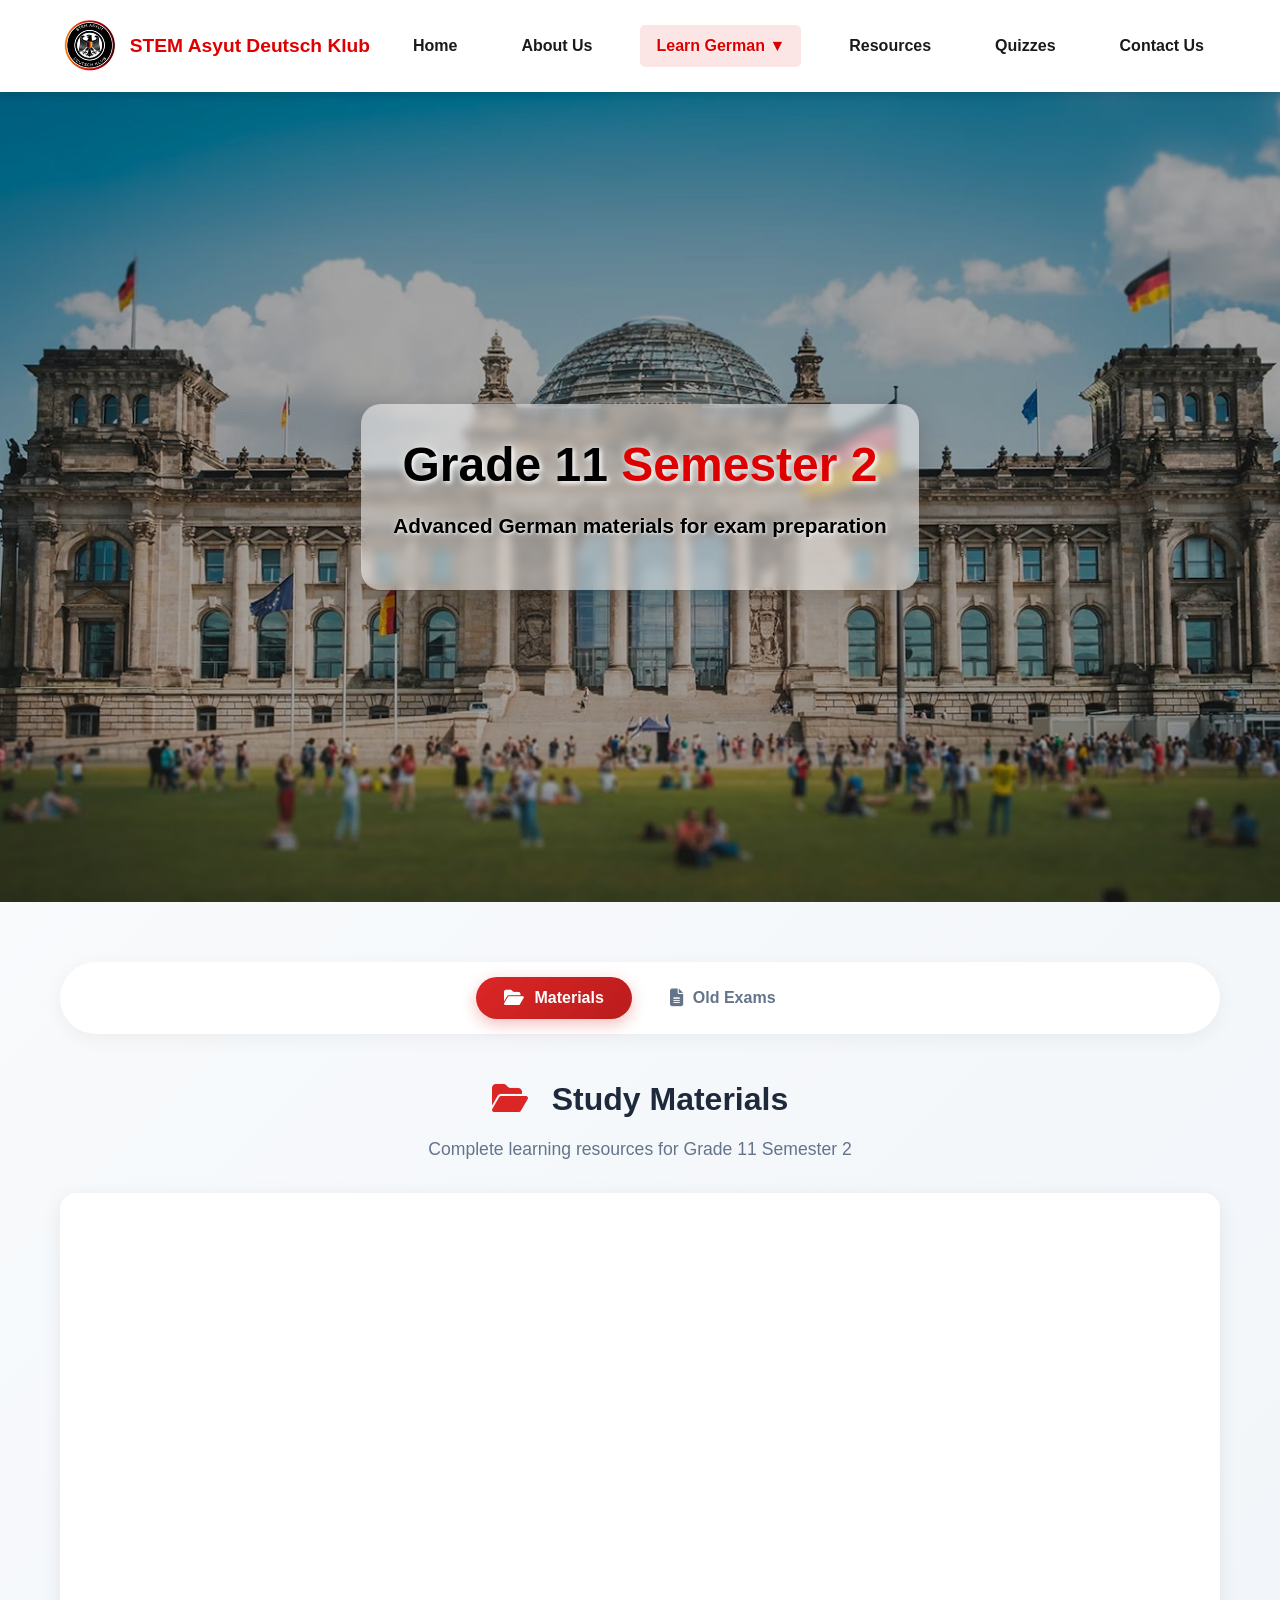
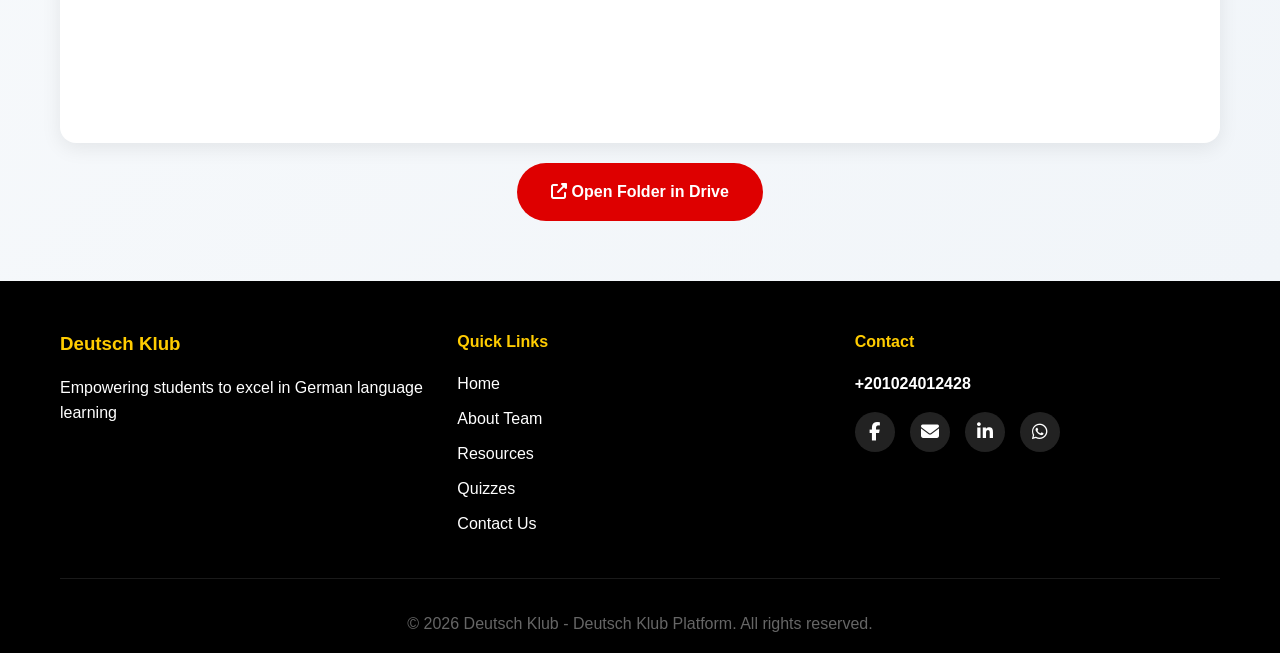
<file: pages/curriculum/g11/semester2/lektionen.html>
<!DOCTYPE html>
<html lang="en">
<head>
    <meta charset="UTF-8">
    <meta name="viewport" content="width=device-width, initial-scale=1.0">
    <title>G11 Semester 2 - Study Materials | Deutsch Klub</title>
    <link rel="icon" type="image/png" href="../../../../images/Logo.png">
    <link rel="stylesheet" href="../../../../css/style.css">
    <link rel="stylesheet" href="../../../../css/lektionen.css">
    <link rel="stylesheet" href="https://cdnjs.cloudflare.com/ajax/libs/font-awesome/6.5.0/css/all.min.css">
</head>
<body>
    <!-- Navbar -->
    <nav class="navbar">
        <div class="nav-container">
            <div class="nav-logo">
                <img src="../../../../images/Logo.png" alt="Deutsch Klub Logo" class="logo-img">
                <span class="logo-text">STEM Asyut Deutsch Klub</span>
            </div>
            <ul class="nav-menu" id="navMenu">
                <li class="nav-item"><a href="../../../../index.html" class="nav-link">Home</a></li>
                <li class="nav-item"><a href="../../../../pages/about.html" class="nav-link">About Us</a></li>
                <li class="nav-item dropdown">
                    <a href="#" class="nav-link dropdown-toggle active">Learn German ▼</a>
                    <ul class="dropdown-menu">
                        <li class="dropdown-item"><a href="../../../../pages/Materials.html" class="dropdown-toggle-sub">Materials</a></li>
                        <li class="dropdown-item">
                            <a href="#" class="dropdown-toggle-sub">G10 ▼</a>
                            <ul class="dropdown-submenu">
                                <li class="dropdown-item"><a href="../../g10/semester1/lektionen.html">Semester 1</a></li>
                                <li class="dropdown-item"><a href="../../g10/semester2/lektionen.html">Semester 2</a></li>
                            </ul>
                        </li>
                        <li class="dropdown-item">
                            <a href="#" class="dropdown-toggle-sub">G11 ▼</a>
                            <ul class="dropdown-submenu">
                                <li class="dropdown-item"><a href="../semester1/lektionen.html">Semester 1</a></li>
                                <li class="dropdown-item"><a href="lektionen.html" class="active">Semester 2</a></li>
                            </ul>
                        </li>
                    </ul>
                </li>
                <li class="nav-item"><a href="../../../../pages/resources.html" class="nav-link">Resources</a></li>
                <li class="nav-item"><a href="../../../../pages/test-banks.html" class="nav-link">Quizzes</a></li>
                <li class="nav-item"><a href="../../../../pages/contact.html" class="nav-link">Contact Us</a></li>
            </ul>
            <div class="hamburger" id="hamburger">
                <span></span><span></span><span></span>
            </div>
        </div>
    </nav>

    <!-- Hero Section -->
    <section class="hero">
        <div class="hero-background">
            <img src="../../../../images/Bg.png" alt="Background" class="bg-image">
            <div class="overlay"></div>
        </div>
        <div class="hero-content">
            <h1 class="hero-title">Grade 11 <span class="highlight">Semester 2</span></h1>
            <p class="hero-subtitle">Advanced German materials for exam preparation</p>
        </div>
    </section>

    <!-- Materials Section with Tabs -->
    <section class="materials-section">
        <div class="materials-container">
            
            <!-- Tab Navigation -->
            <div class="tab-navigation">
                <button class="tab-btn active" data-tab="materials">
                    <i class="fas fa-folder-open"></i>
                    <span>Materials</span>
                </button>
                <button class="tab-btn" data-tab="oldexams">
                    <i class="fas fa-file-alt"></i>
                    <span>Old Exams</span>
                </button>
            </div>

            <!-- ============================================ -->
            <!-- TAB 1: Materials Folder -->
            <!-- ============================================ -->
            <div class="tab-content active" id="tab-materials">
                <div class="content-header">
                    <h2><i class="fas fa-folder-open"></i> Study Materials</h2>
                    <p>Complete learning resources for Grade 11 Semester 2</p>
                </div>
                <div class="folder-embed">
                    <iframe src="https://drive.google.com/embeddedfolderview?id=1emECeeEb6XnfuNG4dwxfoRQ8Fv7HJq6B#grid" width="100%" height="550" style="border:0; border-radius: 16px;"></iframe>
                </div>
                <div style="text-align: center; margin-top: 20px;">
                    <a href="https://drive.google.com/drive/folders/1emECeeEb6XnfuNG4dwxfoRQ8Fv7HJq6B" target="_blank" class="btn btn-primary">
                        <i class="fas fa-external-link-alt"></i> Open Folder in Drive
                    </a>
                </div>
            </div>

            <!-- ============================================ -->
            <!-- TAB 2: Old Exams (Coming Soon) -->
            <!-- ============================================ -->
            <div class="tab-content" id="tab-oldexams">
                <div class="content-header">
                    <h2><i class="fas fa-file-alt"></i> Old Exams</h2>
                    <p>Previous exams for practice and preparation</p>
                </div>
                <div class="coming-soon">
                    <div class="coming-soon-icon">
                        <i class="fas fa-hourglass-half"></i>
                    </div>
                    <h3>Coming Soon</h3>
                    <p>Old exams for Grade 11 Semester 2 will be added here shortly.</p>
                    <p style="margin-top: 10px; font-size: 0.9rem;">📌 Check back later for updates!</p>
                </div>
            </div>

        </div>
    </section>

    <!-- Footer -->
    <footer class="footer">
        <div class="container">
            <div class="footer-content">
                <div class="footer-section">
                    <h3>Deutsch Klub</h3>
                    <p>Empowering students to excel in German language learning</p>
                </div>
                <div class="footer-section">
                    <h4>Quick Links</h4>
                    <ul>
                        <li><a href="../../../../index.html">Home</a></li>
                        <li><a href="../../../../pages/about.html">About Team</a></li>
                        <li><a href="../../../../pages/resources.html">Resources</a></li>
                        <li><a href="../../../../pages/test-banks.html">Quizzes</a></li>
                        <li><a href="../../../../pages/contact.html">Contact Us</a></li>
                    </ul>
                </div>
                <div class="footer-section">
                    <h4>Contact</h4>
                    <p class="contact-number">+201024012428</p>
                    <div class="social-icons">
                        <a href="https://www.facebook.com/profile.php?id=61564110370482" target="_blank"><i class="fab fa-facebook-f"></i></a>
                        <a href="mailto:stemasyutdeutschklub@gmail.com" target="_blank"><i class="fas fa-envelope"></i></a>
                        <a href="https://www.linkedin.com/company/stem-asyut-deutsch-klub/" target="_blank"><i class="fab fa-linkedin-in"></i></a>
                        <a href="https://whatsapp.com/channel/0029VbBIB41ISTkC7JuaUb1q" target="_blank"><i class="fab fa-whatsapp"></i></a>
                    </div>
                </div>
            </div>
            <div class="footer-bottom">
                <p>&copy; 2026 Deutsch Klub - Deutsch Klub Platform. All rights reserved.</p>
            </div>
        </div>
    </footer>

    <script src="../../../../js/main.js"></script>
    <script src="../../../../js/lektionen.js"></script>
</body>
</html>
</file>
<file: css/style.css>
/* ============================================
   Deutsch Klub Website - Main Stylesheet
   Colors: Black, Red, Gold (German Identity)
   ============================================ */

/* Reset & Base Styles */
* {
    margin: 0;
    padding: 0;
    box-sizing: border-box;
}

:root {
    /* Colors extracted from logo and background images */
    --color-black: #000000;
    --color-red: #DE0000;
    --color-gold: #FFCC00;
    --color-dark-red: #B30000;
    --color-dark-gold: #CC9900;
    --color-light-beige: #EAE0D6;
    --color-cream: #F5EFE9;
    --color-light-gray: #f5f5f5;
    --color-gray: #666666;
    --color-gray-shadow: #A0A0A0;
    --color-white: #ffffff;
    --shadow: 0 4px 6px rgba(0, 0, 0, 0.1);
    --shadow-hover: 0 8px 16px rgba(0, 0, 0, 0.15);
    --transition: all 0.3s ease;
}

body {
    font-family: 'Segoe UI', Tahoma, Geneva, Verdana, sans-serif;
    line-height: 1.6;
    color: #1a1a1a;
    background-color: var(--color-cream);
    overflow-x: hidden;
    position: relative;
    font-weight: 500;
}

body::before {
    content: '';
    position: fixed;
    top: 0;
    left: 0;
    width: 100%;
    height: 100%;
    background-color: var(--color-cream);
    background-image: url('../images/Bg.png');
    background-size: cover;
    background-position: center;
    background-attachment: fixed;
    background-repeat: no-repeat;
    z-index: -1;
}

.container {
    max-width: 1200px;
    margin: 0 auto;
    padding: 0 20px;
}

/* ============================================
   Navigation Bar
   ============================================ */

.navbar {
    background-color: var(--color-white);
    box-shadow: var(--shadow);
    position: sticky;
    top: 0;
    z-index: 1000;
    padding: 1rem 0;
}

.nav-container {
    max-width: 1200px;
    margin: 0 auto;
    padding: 0 20px;
    display: flex;
    justify-content: space-between;
    align-items: center;
}

.nav-logo {
    display: flex;
    align-items: center;
    gap: 10px;
    font-weight: bold;
    font-size: 1.2rem;
    color: var(--color-black);
}

.logo-img {
    height: 60px;
    width: auto;
}

.logo-text {
    color: var(--color-red);
}

.nav-menu {
    display: flex;
    list-style: none;
    gap: 2rem;
    align-items: center;
}

.nav-item {
    position: relative;
}

.nav-link {
    text-decoration: none;
    color: #1a1a1a;
    font-weight: 600;
    padding: 0.5rem 1rem;
    border-radius: 5px;
    transition: var(--transition);
    display: block;
    text-shadow: 0 1px 2px rgba(255, 255, 255, 0.8);
}

.nav-link:hover,
.nav-link.active {
    color: var(--color-red);
    background-color: rgba(221, 0, 0, 0.1);
}

/* Dropdown Menu */
.dropdown {
    position: relative;
}

.dropdown-menu {
    position: absolute;
    top: 100%;
    left: 0;
    background-color: var(--color-white);
    box-shadow: var(--shadow-hover);
    border-radius: 8px;
    min-width: 250px;
    padding: 0.5rem 0;
    list-style: none;
    opacity: 0;
    visibility: hidden;
    transform: translateY(-10px);
    transition: var(--transition);
    margin-top: 0.5rem;
}

.dropdown:hover .dropdown-menu {
    opacity: 1;
    visibility: visible;
    transform: translateY(0);
}

.dropdown-item {
    position: relative;
}

.dropdown-toggle-sub {
    padding: 0.75rem 1.5rem;
    display: block;
    color: #1a1a1a;
    text-decoration: none;
    transition: var(--transition);
    font-weight: 600;
}

.dropdown-toggle-sub:hover {
    background-color: var(--color-light-gray);
    color: var(--color-red);
}

.dropdown-submenu {
    position: absolute;
    left: 100%;
    top: 0;
    background-color: var(--color-white);
    box-shadow: var(--shadow-hover);
    border-radius: 8px;
    min-width: 280px;
    padding: 0.5rem 0;
    list-style: none;
    opacity: 0;
    visibility: hidden;
    transform: translateX(-10px);
    transition: var(--transition);
}

.dropdown-item:hover .dropdown-submenu {
    opacity: 1;
    visibility: visible;
    transform: translateX(0);
}

.dropdown-submenu li a {
    padding: 0.75rem 1.5rem;
    display: block;
    color: #1a1a1a;
    text-decoration: none;
    transition: var(--transition);
    font-size: 0.9rem;
    font-weight: 500;
}

.dropdown-submenu li a:hover {
    background-color: var(--color-light-gray);
    color: var(--color-red);
    padding-left: 2rem;
}

/* Hamburger Menu (Mobile) */
.hamburger {
    display: none;
    flex-direction: column;
    cursor: pointer;
    gap: 5px;
}

.hamburger span {
    width: 25px;
    height: 3px;
    background-color: var(--color-black);
    border-radius: 3px;
    transition: var(--transition);
}

/* ============================================
   Hero Section
   ============================================ */

.hero {
    position: relative;
    min-height: 90vh;
    display: flex;
    align-items: center;
    justify-content: center;
    text-align: center;
    overflow: hidden;
}

.hero-background {
    position: absolute;   
    inset: 0;
    z-index: 0;
}
.bg-image {
    width: 100%;
    height: 100%;
    object-fit: cover;
    display: block;
}


.overlay {
    position: absolute;
    inset: 0;
    background: rgba(0, 0, 0, 0.3); 
}

.hero-content {
    position: relative;
    z-index: 2;
    padding: 2rem;
    animation: fadeInUp 1s ease-out;
    max-width: 800px;
    background-color: rgba(255, 255, 255, 0.185);
    border-radius: 20px;
    box-shadow: 0 8px 32px rgba(0, 0, 0, 0.2);
    backdrop-filter: blur(1px);
}

.hero-logo {
    margin-bottom: -1rem;
    animation: fadeIn 1.5s ease-out;
}

.hero-logo-img {
    height: 140px;
    width: auto;
    filter: drop-shadow(0 4px 8px rgba(0, 0, 0, 0.2));

}

.hero-title {
    font-size: 3rem;
    font-weight: bold;
    margin-bottom: 1rem;
    color: var(--color-black);
    line-height: 1.2;
    text-shadow: 2px 2px 4px rgba(255, 255, 255, 0.9), 0 0 10px rgba(255, 255, 255, 0.7);
}

.highlight {
    color: var(--color-red);
}

.hero-subtitle {
    font-size: 1.3rem;
    color: var(--color-black);
    margin-bottom: 1rem;
    font-weight: 600;
    text-shadow: 1px 1px 3px rgba(255, 255, 255, 0.9), 0 0 8px rgba(255, 255, 255, 0.6);
}

.hero-message {
    font-size: 1.1rem;
    color: var(--color-gray);
    margin-bottom: 2rem;
    font-style: italic;
}

.gold-text {
    color: var(--color-dark-gold);
    font-weight: bold;
}

.hero-buttons {
    display: flex;
    gap: 1rem;
    justify-content: center;
    flex-wrap: wrap;
}

.btn {
    padding: 0.875rem 2rem;
    border-radius: 30px;
    text-decoration: none;
    font-weight: 600;
    transition: var(--transition);
    display: inline-block;
    border: 2px solid transparent;
}

.btn-primary {
    background-color: var(--color-red);
    color: var(--color-white);
}

.btn-primary:hover {
    background-color: var(--color-dark-red);
    transform: translateY(-2px);
    box-shadow: var(--shadow-hover);
}

.btn-secondary {
    background-color: transparent;
    color: var(--color-red);
    border-color: var(--color-red);
}

.btn-secondary:hover {
    background-color: var(--color-red);
    color: var(--color-white);
    transform: translateY(-2px);
}

.scroll-indicator {
    position: absolute;
    bottom: 30px;
    left: 50%;
    transform: translateX(-50%);
    animation: bounce 2s infinite;
}

.scroll-arrow {
    width: 30px;
    height: 30px;
    border-right: 3px solid var(--color-red);
    border-bottom: 3px solid var(--color-red);
    transform: rotate(45deg);
}

/* ============================================
   Features Section
   ============================================ */

.features {
    padding: 5rem 0;
    background-color: var(--color-light-gray);
}

.section-title {
    text-align: center;
    font-size: 2.5rem;
    margin-bottom: 3rem;
    color: var(--color-black);
    font-weight: bold;
    text-shadow: 1px 1px 3px rgba(255, 255, 255, 0.9), 0 0 8px rgba(255, 255, 255, 0.6);
}

.features-grid {
    display: grid;
    grid-template-columns: repeat(auto-fit, minmax(250px, 1fr));
    gap: 2rem;
}

.feature-card {
    background-color: rgba(255, 255, 255, 0.95);
    padding: 2rem;
    border-radius: 15px;
    text-align: center;
    box-shadow: var(--shadow);
    transition: var(--transition);
    backdrop-filter: blur(5px);
}

.feature-card:hover {
    transform: translateY(-5px);
    box-shadow: var(--shadow-hover);
}

.feature-icon {
    font-size: 3rem;
    margin-bottom: 1rem;
}

.feature-card h3 {
    color: var(--color-red);
    margin-bottom: 1rem;
    font-size: 1.3rem;
    font-weight: bold;
    text-shadow: 0 1px 2px rgba(255, 255, 255, 0.8);
}

.feature-card p {
    color: #2a2a2a;
    line-height: 1.6;
    font-weight: 500;
}

/* ============================================
   Footer
   ============================================ */

.footer {
    background-color: var(--color-black);
    color: var(--color-white);
    padding: 3rem 0 1rem;
}

.footer-content {
    display: grid;
    grid-template-columns: repeat(auto-fit, minmax(250px, 1fr));
    gap: 2rem;
    margin-bottom: 2rem;
}

.footer-section h3,
.footer-section h4 {
    color: var(--color-gold);
    margin-bottom: 1rem;
}

.footer-section ul {
    list-style: none;
    padding: 0;
}

.footer-section ul li {
    margin-bottom: 0.6rem;
}

.footer-section a {
    color: var(--color-white);
    text-decoration: none;
    transition: 0.3s ease;
}

.footer-section a:hover {
    color: var(--color-gold);
    padding-left: 6px;
}

.contact-number {
    margin-bottom: 1rem;
    font-weight: 600;
    color: var(--color-white);
}

/* Social Icons */
.social-icons {
    display: flex;
    gap: 15px;
    margin-top: 0.5rem;
}

.social-icons a {
    width: 40px;
    height: 40px;
    border-radius: 50%;
    background-color: #222;
    display: flex;
    align-items: center;
    justify-content: center;
    color: white;
    font-size: 18px;
    transition: 0.3s ease;
}

.social-icons a:hover {
    transform: translateY(-6px) scale(1.1);
    background-color: var(--color-gold);
    color: black;
}

.footer-bottom {
    text-align: center;
    padding-top: 2rem;
    border-top: 1px solid rgba(255, 255, 255, 0.1);
    color: var(--color-gray);
}


/* ============================================
   Page Content Styles (Shared)
   ============================================ */

.page-header {
    background: linear-gradient(135deg, var(--color-red) 0%, var(--color-dark-red) 100%);
    color: var(--color-white);
    padding: 2rem 0;
    text-align: center;
    position: relative;
    z-index: 1;
}

.page-header h1 {
    font-size: 2.5rem;
    margin-bottom: 0.5rem;
}

.page-header p {
    font-size: 1.2rem;
    opacity: 0.9;
}

.page-content {
    padding: 3rem 0;
    min-height: 60vh;
    position: relative;
    z-index: 1;
}

.content-container {
    background-color: rgba(255, 255, 255, 0.98);
    border-radius: 15px;
    padding: 2rem;
    box-shadow: 0 4px 20px rgba(0, 0, 0, 0.15);
    margin: 0rem 0;
    backdrop-filter: blur(10px);
}

.content-container h2,
.content-container h3,
.content-container h4 {
    color: var(--color-black);
    font-weight: bold;
    text-shadow: 0 1px 2px rgba(255, 255, 255, 0.8);
}

.content-container p {
    color: #1a1a1a;
    font-weight: 500;
}

/* ============================================
   Animations
   ============================================ */

@keyframes fadeIn {
    from {
        opacity: 0;
    }
    to {
        opacity: 1;
    }
}

@keyframes fadeInUp {
    from {
        opacity: 0;
        transform: translateY(30px);
    }
    to {
        opacity: 1;
        transform: translateY(0);
    }
}

@keyframes bounce {
    0%, 20%, 50%, 80%, 100% {
        transform: translateX(-50%) translateY(0);
    }
    40% {
        transform: translateX(-50%) translateY(-10px);
    }
    60% {
        transform: translateX(-50%) translateY(-5px);
    }
}

/* ============================================
   Responsive Design
   ============================================ */

@media (max-width: 768px) {
    .hamburger {
        display: flex;
    }

    .nav-menu {
        position: fixed;
        left: -100%;
        top: 70px;
        flex-direction: column;
        background-color: var(--color-white);
        width: 100%;
        text-align: center;
        transition: var(--transition);
        box-shadow: var(--shadow);
        padding: 2rem 0;
        gap: 0;
    }

    .nav-menu.active {
        left: 0;
    }

    .nav-item {
        width: 100%;
    }

    .nav-link {
        padding: 1rem;
        width: 100%;
    }

    .dropdown-menu {
        position: static;
        opacity: 1;
        visibility: visible;
        transform: none;
        box-shadow: none;
        background-color: var(--color-light-gray);
        margin-top: 0;
        border-radius: 0;
    }

    .dropdown-submenu {
        position: static;
        opacity: 1;
        visibility: visible;
        transform: none;
        box-shadow: none;
        background-color: rgba(0, 0, 0, 0.05);
        margin-left: 1rem;
    }

    .hero-title {
        font-size: 2rem;
    }

    .hero-subtitle {
        font-size: 1.1rem;
    }

    .section-title {
        font-size: 2rem;
    }

    .features-grid {
        grid-template-columns: 1fr;
    }
}

@media (max-width: 480px) {
    .hero-title {
        font-size: 1.5rem;
    }

    .hero-buttons {
        flex-direction: column;
    }

    .btn {
        width: 100%;
    }
}



/* أضف هذا في نهاية ملف style.css */

/* إصلاح لـ background للصفحات الأخرى */
.page-content {
    position: relative;
    z-index: 2;
    background-color: rgba(245, 239, 233, 0.95);
    margin-top: 0rem;
    border-radius: 15px;
    box-shadow: 0 4px 20px rgba(0, 0, 0, 0.15);
    padding: 0rem;
}

/* إصلاح لـ hero في الصفحات الأخرى */
.hero .hero-content {
    padding: 2rem;
    background-color: rgba(255, 255, 255, 0.5);
    border-radius: 20px;
    box-shadow: 0 8px 32px rgba(0, 0, 0, 0.2);
    backdrop-filter: blur(5px);
    margin: 2rem auto;
    max-width: 800px;
}

/* إصلاح لـ navbar dropdown links */
.dropdown-menu a {
    display: block;
    padding: 0.75rem 1.5rem;
    color: #1a1a1a;
    text-decoration: none;
    transition: var(--transition);
    font-weight: 500;
}

.dropdown-menu a:hover {
    background-color: var(--color-light-gray);
    color: var(--color-red);
}

/* إصلاح لـ active link */
.nav-link.active {
    color: var(--color-red) !important;
    background-color: rgba(221, 0, 0, 0.1) !important;
}
</file>
<file: css/materials.css>
/* ===== Materials Page Styles ===== */

.materials-section {
    padding: 60px 0;
    background: linear-gradient(135deg, #f8fafc 0%, #f1f5f9 100%);
    position: relative;
}

.materials-container {
    max-width: 1200px;
    margin: 0 auto;
    padding: 0 20px;
    display: flex;
    flex-direction: column;
    gap: 50px;
}

/* Grade Cards */
.grade-card {
    background: white;
    border-radius: 32px;
    overflow: hidden;
    box-shadow: 0 20px 40px rgba(0, 0, 0, 0.08);
    transition: transform 0.4s ease, box-shadow 0.4s ease;
}

.grade-card:hover {
    transform: translateY(-8px);
    box-shadow: 0 30px 50px rgba(0, 0, 0, 0.12);
}

.grade-header {
    padding: 40px;
    text-align: center;
    position: relative;
    overflow: hidden;
}

.grade-10 .grade-header {
    background: linear-gradient(135deg, #1e293b 0%, #0f172a 100%);
}

.grade-11 .grade-header {
    background: linear-gradient(135deg, #991b1b 0%, #7f1d1d 100%);
}

.grade-icon {
    width: 80px;
    height: 80px;
    background: rgba(255, 255, 255, 0.15);
    border-radius: 50%;
    display: flex;
    align-items: center;
    justify-content: center;
    margin: 0 auto 20px;
    font-size: 2.5rem;
    color: #fbbf24;
}

.grade-title {
    font-size: 2.5rem;
    color: white;
    margin-bottom: 10px;
    font-weight: 700;
}

.grade-description {
    color: #cbd5e1;
    font-size: 1.1rem;
}

/* Semester Grid */
.semester-grid {
    display: grid;
    grid-template-columns: repeat(2, 1fr);
    gap: 1px;
    background: #e2e8f0;
}

.semester-card {
    background: white;
    padding: 40px 30px;
    text-align: center;
    text-decoration: none;
    transition: all 0.3s ease;
    position: relative;
    overflow: hidden;
}

.semester-card:hover {
    background: #f8fafc;
    transform: scale(1.02);
}

.semester-card:hover .arrow-btn {
    transform: translateX(5px);
    color: #dc2626;
}

.semester-icon {
    width: 60px;
    height: 60px;
    background: linear-gradient(135deg, #3b82f6, #0ea5e9);
    border-radius: 16px;
    display: flex;
    align-items: center;
    justify-content: center;
    margin: 0 auto 20px;
    font-size: 1.8rem;
    color: white;
}

.semester-card h3 {
    font-size: 1.5rem;
    color: #1e293b;
    margin-bottom: 10px;
    font-weight: 600;
}

.semester-card p {
    color: #64748b;
    font-size: 0.9rem;
    margin-bottom: 20px;
    line-height: 1.5;
}

.arrow-btn {
    display: inline-block;
    font-size: 1.5rem;
    color: #94a3b8;
    transition: all 0.3s ease;
}

/* Extras Card */
.extras-card {
    background: white;
    border-radius: 32px;
    overflow: hidden;
    box-shadow: 0 20px 40px rgba(0, 0, 0, 0.08);
    transition: transform 0.4s ease;
}

.extras-card:hover {
    transform: translateY(-5px);
}

.extras-header {
    background: linear-gradient(135deg, #475569 0%, #334155 100%);
    padding: 35px;
    text-align: center;
}

.extras-icon {
    width: 70px;
    height: 70px;
    background: rgba(255, 255, 255, 0.15);
    border-radius: 50%;
    display: flex;
    align-items: center;
    justify-content: center;
    margin: 0 auto 15px;
    font-size: 2rem;
    color: #fbbf24;
}

.extras-header h2 {
    font-size: 1.8rem;
    color: white;
    margin-bottom: 8px;
}

.extras-header p {
    color: #cbd5e1;
}

.extras-grid {
    display: grid;
    grid-template-columns: repeat(auto-fit, minmax(200px, 1fr));
    gap: 1px;
    background: #e2e8f0;
}

.extra-link {
    background: white;
    padding: 25px 20px;
    display: flex;
    align-items: center;
    justify-content: center;
    gap: 15px;
    text-decoration: none;
    color: #1e293b;
    font-weight: 500;
    transition: all 0.3s ease;
}

.extra-link:hover {
    background: #f8fafc;
    color: #dc2626;
}

.extra-link i:first-child {
    font-size: 1.3rem;
    color: #3b82f6;
}

.extra-link:hover i:first-child {
    color: #dc2626;
}

.extra-link i:last-child {
    font-size: 0.9rem;
    color: #94a3b8;
    transition: transform 0.3s ease;
}

.extra-link:hover i:last-child {
    transform: translateX(5px);
    color: #dc2626;
}

/* Responsive */
@media (max-width: 768px) {
    .materials-section {
        padding: 40px 0;
    }
    
    .grade-header {
        padding: 30px 20px;
    }
    
    .grade-title {
        font-size: 1.8rem;
    }
    
    .semester-grid {
        grid-template-columns: 1fr;
    }
    
    .semester-card {
        padding: 30px 20px;
    }
    
    .semester-card h3 {
        font-size: 1.3rem;
    }
    
    .extras-header {
        padding: 25px 20px;
    }
    
    .extras-header h2 {
        font-size: 1.5rem;
    }
    
    .extras-grid {
        grid-template-columns: 1fr;
    }
    
    .extra-link {
        padding: 20px;
    }
}

@media (max-width: 480px) {
    .grade-icon {
        width: 60px;
        height: 60px;
        font-size: 2rem;
    }
    
    .semester-icon {
        width: 50px;
        height: 50px;
        font-size: 1.5rem;
    }
}
</file>
<file: css/resources.css>
/* ===== Resources Page Styles ===== */

.resources-section {
    padding: 60px 0;
    background: linear-gradient(135deg, #f8fafc 0%, #f1f5f9 100%);
    position: relative;
}

.resources-container {
    max-width: 1200px;
    margin: 0 auto;
    padding: 0 20px;
}

/* Section Title */
.section-title {
    text-align: center;
    font-size: 2.2rem;
    color: #1e293b;
    margin-bottom: 30px;
    display: flex;
    align-items: center;
    justify-content: center;
    gap: 15px;
}

.section-title i {
    color: #dc2626;
    font-size: 2rem;
}

/* PDF Viewer Wrapper */
.pdf-viewer-wrapper {
    margin-bottom: 60px;
}

.pdf-container {
    background: white;
    border-radius: 24px;
    box-shadow: 0 20px 40px rgba(0, 0, 0, 0.1);
    overflow: hidden;
    transition: transform 0.3s ease, box-shadow 0.3s ease;
}

.pdf-container:hover {
    transform: translateY(-5px);
    box-shadow: 0 30px 50px rgba(0, 0, 0, 0.15);
}

.pdf-placeholder {
    background: linear-gradient(135deg, #1e293b 0%, #0f172a 100%);
    padding: 50px 40px;
    text-align: center;
    color: white;
}

.pdf-icon {
    width: 80px;
    height: 80px;
    background: rgba(255, 255, 255, 0.1);
    border-radius: 50%;
    display: flex;
    align-items: center;
    justify-content: center;
    margin: 0 auto 20px;
    font-size: 2.5rem;
    color: #ef4444;
}

.pdf-placeholder h3 {
    font-size: 1.8rem;
    margin-bottom: 15px;
}

.pdf-placeholder p {
    color: #94a3b8;
    margin-bottom: 30px;
    font-size: 1.1rem;
}

.pdf-buttons {
    display: flex;
    gap: 15px;
    justify-content: center;
    flex-wrap: wrap;
}

.pdf-buttons .btn {
    display: inline-flex;
    align-items: center;
    gap: 10px;
    padding: 12px 28px;
    font-size: 1rem;
}

/* Resources Categories */
.resources-categories {
    display: grid;
    grid-template-columns: repeat(auto-fit, minmax(350px, 1fr));
    gap: 30px;
    margin-bottom: 60px;
}

.category-card {
    background: white;
    border-radius: 20px;
    overflow: hidden;
    box-shadow: 0 10px 30px rgba(0, 0, 0, 0.08);
    transition: transform 0.3s ease, box-shadow 0.3s ease;
}

.category-card:hover {
    transform: translateY(-8px);
    box-shadow: 0 20px 40px rgba(0, 0, 0, 0.12);
}

.category-header {
    background: linear-gradient(135deg, #1e293b 0%, #0f172a 100%);
    padding: 25px 30px;
    display: flex;
    align-items: center;
    gap: 15px;
}

.category-icon {
    width: 50px;
    height: 50px;
    background: rgba(255, 255, 255, 0.15);
    border-radius: 12px;
    display: flex;
    align-items: center;
    justify-content: center;
    font-size: 1.5rem;
    color: #60a5fa;
}

.category-header h2 {
    font-size: 1.5rem;
    color: white;
    margin: 0;
}

.category-links {
    padding: 20px;
    display: flex;
    flex-direction: column;
    gap: 15px;
}

.resource-link {
    display: flex;
    align-items: center;
    gap: 15px;
    padding: 15px 20px;
    background: #f8fafc;
    border-radius: 12px;
    text-decoration: none;
    color: #1e293b;
    transition: all 0.3s ease;
    border: 1px solid #e2e8f0;
}

.resource-link:hover {
    background: linear-gradient(135deg, #3b82f6, #0ea5e9);
    transform: translateX(8px);
    border-color: transparent;
}

.resource-link:hover .link-info h4,
.resource-link:hover .link-info p {
    color: white;
}

.resource-link:hover .link-arrow {
    color: white;
    transform: translateX(5px);
}

.resource-link i:first-child {
    font-size: 1.5rem;
    color: #3b82f6;
}

.resource-link:hover i:first-child {
    color: white;
}

.link-info {
    flex: 1;
}

.link-info h4 {
    font-size: 1rem;
    margin-bottom: 5px;
    font-weight: 600;
}

.link-info p {
    font-size: 0.85rem;
    color: #64748b;
    margin: 0;
}

.link-arrow {
    font-size: 0.9rem;
    color: #94a3b8;
    transition: transform 0.3s ease;
}

/* Tips Section */
.tips-section {
    margin-top: 40px;
}

.tips-card {
    background: linear-gradient(135deg, #fef3c7 0%, #fffbeb 100%);
    border-radius: 20px;
    padding: 30px;
    display: flex;
    gap: 25px;
    align-items: flex-start;
    border-left: 5px solid #f59e0b;
}

.tips-icon {
    width: 60px;
    height: 60px;
    background: #f59e0b;
    border-radius: 50%;
    display: flex;
    align-items: center;
    justify-content: center;
    font-size: 1.8rem;
    color: white;
}

.tips-content h3 {
    font-size: 1.5rem;
    color: #92400e;
    margin-bottom: 15px;
}

.tips-content p {
    color: #78350f;
    line-height: 1.7;
    margin-bottom: 10px;
}

.tips-content p:last-child {
    margin-bottom: 0;
}

/* Responsive */
@media (max-width: 768px) {
    .resources-section {
        padding: 40px 0;
    }
    
    .section-title {
        font-size: 1.8rem;
    }
    
    .pdf-placeholder {
        padding: 30px 20px;
    }
    
    .pdf-placeholder h3 {
        font-size: 1.4rem;
    }
    
    .resources-categories {
        grid-template-columns: 1fr;
        gap: 25px;
    }
    
    .category-header {
        padding: 20px;
    }
    
    .category-header h2 {
        font-size: 1.3rem;
    }
    
    .resource-link {
        padding: 12px 15px;
    }
    
    .tips-card {
        flex-direction: column;
        align-items: center;
        text-align: center;
        padding: 25px;
    }
    
    .tips-content p {
        text-align: center;
    }
}

@media (max-width: 480px) {
    .pdf-buttons {
        flex-direction: column;
    }
    
    .pdf-buttons .btn {
        width: 100%;
        justify-content: center;
    }
}
</file>
<file: css/test-banks.css>
/* ===== Test Banks / Quizzes Page Styles ===== */

.quizzes-section {
    padding: 60px 0;
    background: linear-gradient(135deg, #f8fafc 0%, #f1f5f9 100%);
}

.quizzes-container {
    max-width: 1200px;
    margin: 0 auto;
    padding: 0 20px;
}

/* Quiz Card */
.quiz-card {
    background: white;
    border-radius: 24px;
    overflow: hidden;
    box-shadow: 0 20px 40px rgba(0, 0, 0, 0.08);
    margin-bottom: 40px;
    transition: all 0.3s ease;
}

.quiz-header {
    display: flex;
    align-items: center;
    gap: 30px;
    padding: 30px;
    cursor: pointer;
    background: white;
    transition: background 0.3s ease;
}

.quiz-header:hover {
    background: #f8fafc;
}

.quiz-image {
    width: 120px;
    height: 120px;
    border-radius: 16px;
    overflow: hidden;
    flex-shrink: 0;
}

.quiz-image img {
    width: 100%;
    height: 100%;
    object-fit: cover;
}

.quiz-info {
    flex: 1;
}

.quiz-badge {
    display: flex;
    gap: 12px;
    margin-bottom: 12px;
    flex-wrap: wrap;
}

.badge {
    display: inline-flex;
    align-items: center;
    gap: 6px;
    padding: 6px 14px;
    border-radius: 30px;
    font-size: 0.8rem;
    font-weight: 600;
}

.date-badge {
    background: #e2e8f0;
    color: #475569;
}

.type-badge {
    background: linear-gradient(135deg, #3b82f6, #0ea5e9);
    color: white;
}

.quiz-title {
    font-size: 1.6rem;
    color: #1e293b;
    margin-bottom: 8px;
}

.quiz-subtitle {
    color: #64748b;
    font-size: 0.95rem;
}

.toggle-details {
    background: none;
    border: none;
    width: 40px;
    height: 40px;
    border-radius: 50%;
    display: flex;
    align-items: center;
    justify-content: center;
    cursor: pointer;
    transition: all 0.3s ease;
    color: #64748b;
}

.toggle-details:hover {
    background: #f1f5f9;
    color: #3b82f6;
}

.toggle-details i {
    transition: transform 0.3s ease;
}

.quiz-card.expanded .toggle-details i {
    transform: rotate(180deg);
}

/* Quiz Details */
.quiz-details {
    display: none;
    padding: 0 30px 30px;
    border-top: 1px solid #e2e8f0;
    background: #faf9f8;
    animation: slideDown 0.3s ease;
}

@keyframes slideDown {
    from {
        opacity: 0;
        transform: translateY(-10px);
    }
    to {
        opacity: 1;
        transform: translateY(0);
    }
}

.quiz-card.expanded .quiz-details {
    display: block;
}

/* Stats Row */
.stats-row {
    display: grid;
    grid-template-columns: repeat(4, 1fr);
    gap: 20px;
    margin-bottom: 30px;
}

.stat-card {
    background: white;
    border-radius: 16px;
    padding: 20px;
    display: flex;
    align-items: center;
    gap: 15px;
    box-shadow: 0 5px 15px rgba(0, 0, 0, 0.05);
}

.stat-card i {
    font-size: 2rem;
    color: #3b82f6;
}

.stat-info {
    display: flex;
    flex-direction: column;
}

.stat-value {
    font-size: 1.5rem;
    font-weight: 700;
    color: #1e293b;
}

.stat-label {
    font-size: 0.8rem;
    color: #64748b;
}

/* Description Box */
.description-box {
    background: white;
    border-radius: 16px;
    padding: 25px;
    margin-bottom: 30px;
    box-shadow: 0 5px 15px rgba(0, 0, 0, 0.05);
}

.description-box h3 {
    font-size: 1.2rem;
    color: #1e293b;
    margin-bottom: 15px;
    display: flex;
    align-items: center;
    gap: 10px;
}

.description-box h3 i {
    color: #3b82f6;
}

.description-box p {
    color: #475569;
    line-height: 1.7;
    margin-bottom: 12px;
}

.description-box p:last-child {
    margin-bottom: 0;
}

/* Leaderboard */
.leaderboard-box {
    background: white;
    border-radius: 16px;
    padding: 25px;
    margin-bottom: 30px;
    box-shadow: 0 5px 15px rgba(0, 0, 0, 0.05);
}

.leaderboard-box h3 {
    font-size: 1.2rem;
    color: #1e293b;
    margin-bottom: 20px;
    display: flex;
    align-items: center;
    gap: 10px;
}

.leaderboard-box h3 i {
    color: #f59e0b;
}

.leaderboard-grid {
    display: grid;
    grid-template-columns: repeat(3, 1fr);
    gap: 20px;
}

.leaderboard-category {
    background: #f8fafc;
    border-radius: 16px;
    padding: 20px;
}

.leaderboard-category.gold .category-header i {
    color: #fbbf24;
}

.leaderboard-category.silver .category-header i {
    color: #94a3b8;
}

.leaderboard-category.bronze .category-header i {
    color: #cd7a32;
}

.category-header {
    display: flex;
    align-items: center;
    gap: 10px;
    margin-bottom: 15px;
    padding-bottom: 10px;
    border-bottom: 2px solid #e2e8f0;
}

.category-header i {
    font-size: 1.3rem;
}

.category-header h4 {
    font-size: 1rem;
    color: #1e293b;
}

.winner-list {
    list-style: none;
    padding: 0;
    margin: 0;
}

.winner-list li {
    padding: 8px 0;
    color: #475569;
    font-size: 0.9rem;
    border-bottom: 1px dashed #e2e8f0;
}

.winner-list li:last-child {
    border-bottom: none;
}

/* Certificates */
.certificates-box {
    background: white;
    border-radius: 16px;
    padding: 25px;
    margin-bottom: 30px;
    box-shadow: 0 5px 15px rgba(0, 0, 0, 0.05);
}

.certificates-box h3 {
    font-size: 1.2rem;
    color: #1e293b;
    margin-bottom: 15px;
    display: flex;
    align-items: center;
    gap: 10px;
}

.certificates-box h3 i {
    color: #10b981;
}

.certificates-note {
    color: #64748b;
    margin-bottom: 20px;
    font-style: italic;
}

.certificates-gallery {
    display: flex;
    flex-wrap: wrap;
    gap: 15px;
    margin-bottom: 20px;
}

.certificate-placeholder {
    width: 100px;
    height: 120px;
    background: #f1f5f9;
    border-radius: 12px;
    display: flex;
    flex-direction: column;
    align-items: center;
    justify-content: center;
    gap: 10px;
    color: #64748b;
    font-size: 0.8rem;
    border: 1px solid #e2e8f0;
    transition: all 0.3s ease;
}

.certificate-placeholder i {
    font-size: 2rem;
}

.certificate-placeholder.coming {
    border: 2px dashed #cbd5e1;
    background: #f8fafc;
    cursor: pointer;
}

.certificate-placeholder.coming i {
    color: #94a3b8;
}

.drive-link {
    text-align: center;
    margin-top: 15px;
}

/* Analysis Link */
.analysis-link {
    text-align: center;
}

/* Future Quizzes */
.future-quizzes {
    text-align: center;
    padding: 60px 40px;
    background: white;
    border-radius: 24px;
    box-shadow: 0 10px 25px rgba(0, 0, 0, 0.05);
}

.future-icon {
    width: 80px;
    height: 80px;
    background: linear-gradient(135deg, #e2e8f0, #cbd5e1);
    border-radius: 50%;
    display: flex;
    align-items: center;
    justify-content: center;
    margin: 0 auto 20px;
    font-size: 2.5rem;
    color: #64748b;
}

.future-quizzes h3 {
    font-size: 1.5rem;
    color: #1e293b;
    margin-bottom: 10px;
}

.future-quizzes p {
    color: #64748b;
}

/* Responsive */
@media (max-width: 768px) {
    .quiz-header {
        flex-direction: column;
        text-align: center;
        padding: 20px;
    }
    
    .quiz-image {
        width: 100px;
        height: 100px;
        margin: 0 auto;
    }
    
    .quiz-badge {
        justify-content: center;
    }
    
    .stats-row {
        grid-template-columns: repeat(2, 1fr);
        gap: 15px;
    }
    
    .leaderboard-grid {
        grid-template-columns: 1fr;
        gap: 15px;
    }
    
    .toggle-details {
        position: absolute;
        right: 20px;
        top: 20px;
    }
    
    .quiz-header {
        position: relative;
    }
}

@media (max-width: 480px) {
    .stats-row {
        grid-template-columns: 1fr;
    }
    
    .certificates-gallery {
        justify-content: center;
    }
}

/* Add to existing test-banks.css */

/* Folder Embed Styles */
.folder-embed {
    background: white;
    border-radius: 16px;
    overflow: hidden;
    box-shadow: 0 5px 15px rgba(0, 0, 0, 0.08);
    margin-top: 10px;
}

.folder-embed iframe {
    display: block;
    width: 100%;
    min-height: 400px;
}

@media (max-width: 768px) {
    .folder-embed iframe {
        min-height: 350px;
    }
}
</file>
<file: css/lektionen.css>
/* ===== Lektionen Page Styles ===== */

.materials-section {
    padding: 60px 0;
    background: linear-gradient(135deg, #f8fafc 0%, #f1f5f9 100%);
}

.materials-container {
    max-width: 1200px;
    margin: 0 auto;
    padding: 0 20px;
}

/* Tab Navigation */
.tab-navigation {
    display: flex;
    flex-wrap: wrap;
    gap: 10px;
    margin-bottom: 40px;
    background: white;
    padding: 15px;
    border-radius: 50px;
    box-shadow: 0 5px 20px rgba(0, 0, 0, 0.05);
    justify-content: center;
}

.tab-btn {
    display: flex;
    align-items: center;
    gap: 10px;
    padding: 12px 28px;
    background: transparent;
    border: none;
    border-radius: 40px;
    font-size: 1rem;
    font-weight: 600;
    color: #64748b;
    cursor: pointer;
    transition: all 0.3s ease;
}

.tab-btn i {
    font-size: 1.1rem;
}

.tab-btn:hover {
    background: #f1f5f9;
    color: #1e293b;
}

.tab-btn.active {
    background: linear-gradient(135deg, #dc2626, #b91c1c);
    color: white;
    box-shadow: 0 5px 15px rgba(220, 38, 38, 0.3);
}

/* Tab Content */
.tab-content {
    display: none;
    animation: fadeIn 0.5s ease;
}

.tab-content.active {
    display: block;
}

@keyframes fadeIn {
    from { opacity: 0; transform: translateY(20px); }
    to { opacity: 1; transform: translateY(0); }
}

.content-header {
    margin-bottom: 30px;
    text-align: center;
}

.content-header h2 {
    font-size: 2rem;
    color: #1e293b;
    margin-bottom: 10px;
}

.content-header h2 i {
    color: #dc2626;
    margin-right: 15px;
}

.content-header p {
    color: #64748b;
    font-size: 1.1rem;
}

/* Section Subtitle */
.section-subtitle {
    font-size: 1.5rem;
    color: #1e293b;
    margin: 30px 0 20px;
    padding-bottom: 10px;
    border-bottom: 3px solid #dc2626;
    display: inline-block;
}

.section-subtitle i {
    color: #dc2626;
    margin-right: 10px;
}

/* Files Grid */
.files-grid {
    display: grid;
    grid-template-columns: repeat(auto-fill, minmax(280px, 1fr));
    gap: 25px;
    margin-bottom: 30px;
}

.file-card {
    background: white;
    border-radius: 20px;
    padding: 25px;
    text-align: center;
    box-shadow: 0 10px 25px rgba(0, 0, 0, 0.05);
    transition: all 0.3s ease;
    border: 1px solid #e2e8f0;
}

.file-card:hover {
    transform: translateY(-5px);
    box-shadow: 0 20px 35px rgba(0, 0, 0, 0.1);
    border-color: #dc2626;
}

.file-icon {
    width: 70px;
    height: 70px;
    background: linear-gradient(135deg, #fee2e2, #fecaca);
    border-radius: 20px;
    display: flex;
    align-items: center;
    justify-content: center;
    margin: 0 auto 20px;
    font-size: 2rem;
    color: #dc2626;
}

.file-card h3 {
    font-size: 1.2rem;
    color: #1e293b;
    margin-bottom: 8px;
}

.file-card p {
    color: #64748b;
    font-size: 0.85rem;
    margin-bottom: 20px;
}

.file-actions {
    display: flex;
    gap: 12px;
    justify-content: center;
}

.btn-preview, .btn-download {
    padding: 8px 20px;
    border-radius: 25px;
    text-decoration: none;
    font-size: 0.85rem;
    font-weight: 600;
    transition: all 0.3s ease;
}

.btn-preview {
    background: #f1f5f9;
    color: #3b82f6;
}

.btn-preview:hover {
    background: #3b82f6;
    color: white;
}

.btn-download {
    background: #dc2626;
    color: white;
}

.btn-download:hover {
    background: #b91c1c;
    transform: translateY(-2px);
}

/* Placeholder Card */
.placeholder-card {
    opacity: 0.7;
    background: #f8fafc;
}

.placeholder-card .btn-preview {
    background: #e2e8f0;
    color: #94a3b8;
    cursor: default;
}

.placeholder-card .btn-preview:hover {
    background: #e2e8f0;
    color: #94a3b8;
    transform: none;
}

/* Exam Section */
.exam-section {
    margin-bottom: 40px;
}

/* Responsive */
@media (max-width: 768px) {
    .materials-section {
        padding: 40px 0;
    }
    
    .tab-navigation {
        border-radius: 20px;
        padding: 10px;
    }
    
    .tab-btn {
        padding: 8px 16px;
        font-size: 0.85rem;
    }
    
    .tab-btn span {
        display: none;
    }
    
    .tab-btn i {
        font-size: 1.2rem;
        margin: 0;
    }
    
    .content-header h2 {
        font-size: 1.5rem;
    }
    
    .files-grid {
        grid-template-columns: 1fr;
    }
    
    .section-subtitle {
        font-size: 1.2rem;
    }
}

/* Coming Soon Section */
.coming-soon {
    text-align: center;
    padding: 80px 40px;
    background: white;
    border-radius: 24px;
    box-shadow: 0 10px 30px rgba(0, 0, 0, 0.05);
    margin: 20px 0;
}

.coming-soon-icon {
    width: 80px;
    height: 80px;
    background: linear-gradient(135deg, #fef3c7, #fde68a);
    border-radius: 50%;
    display: flex;
    align-items: center;
    justify-content: center;
    margin: 0 auto 20px;
    font-size: 2.5rem;
    color: #d97706;
}

.coming-soon h3 {
    font-size: 1.8rem;
    color: #1e293b;
    margin-bottom: 10px;
}

.coming-soon p {
    color: #64748b;
    font-size: 1.1rem;
}

/* Folder Embed */
.folder-embed {
    background: white;
    border-radius: 16px;
    overflow: hidden;
    box-shadow: 0 5px 20px rgba(0, 0, 0, 0.08);
}

.folder-embed iframe {
    display: block;
}

/* Responsive */
@media (max-width: 768px) {
    .coming-soon {
        padding: 50px 20px;
    }
    
    .coming-soon h3 {
        font-size: 1.4rem;
    }
    
    .folder-embed iframe {
        height: 400px;
    }
}
</file>
